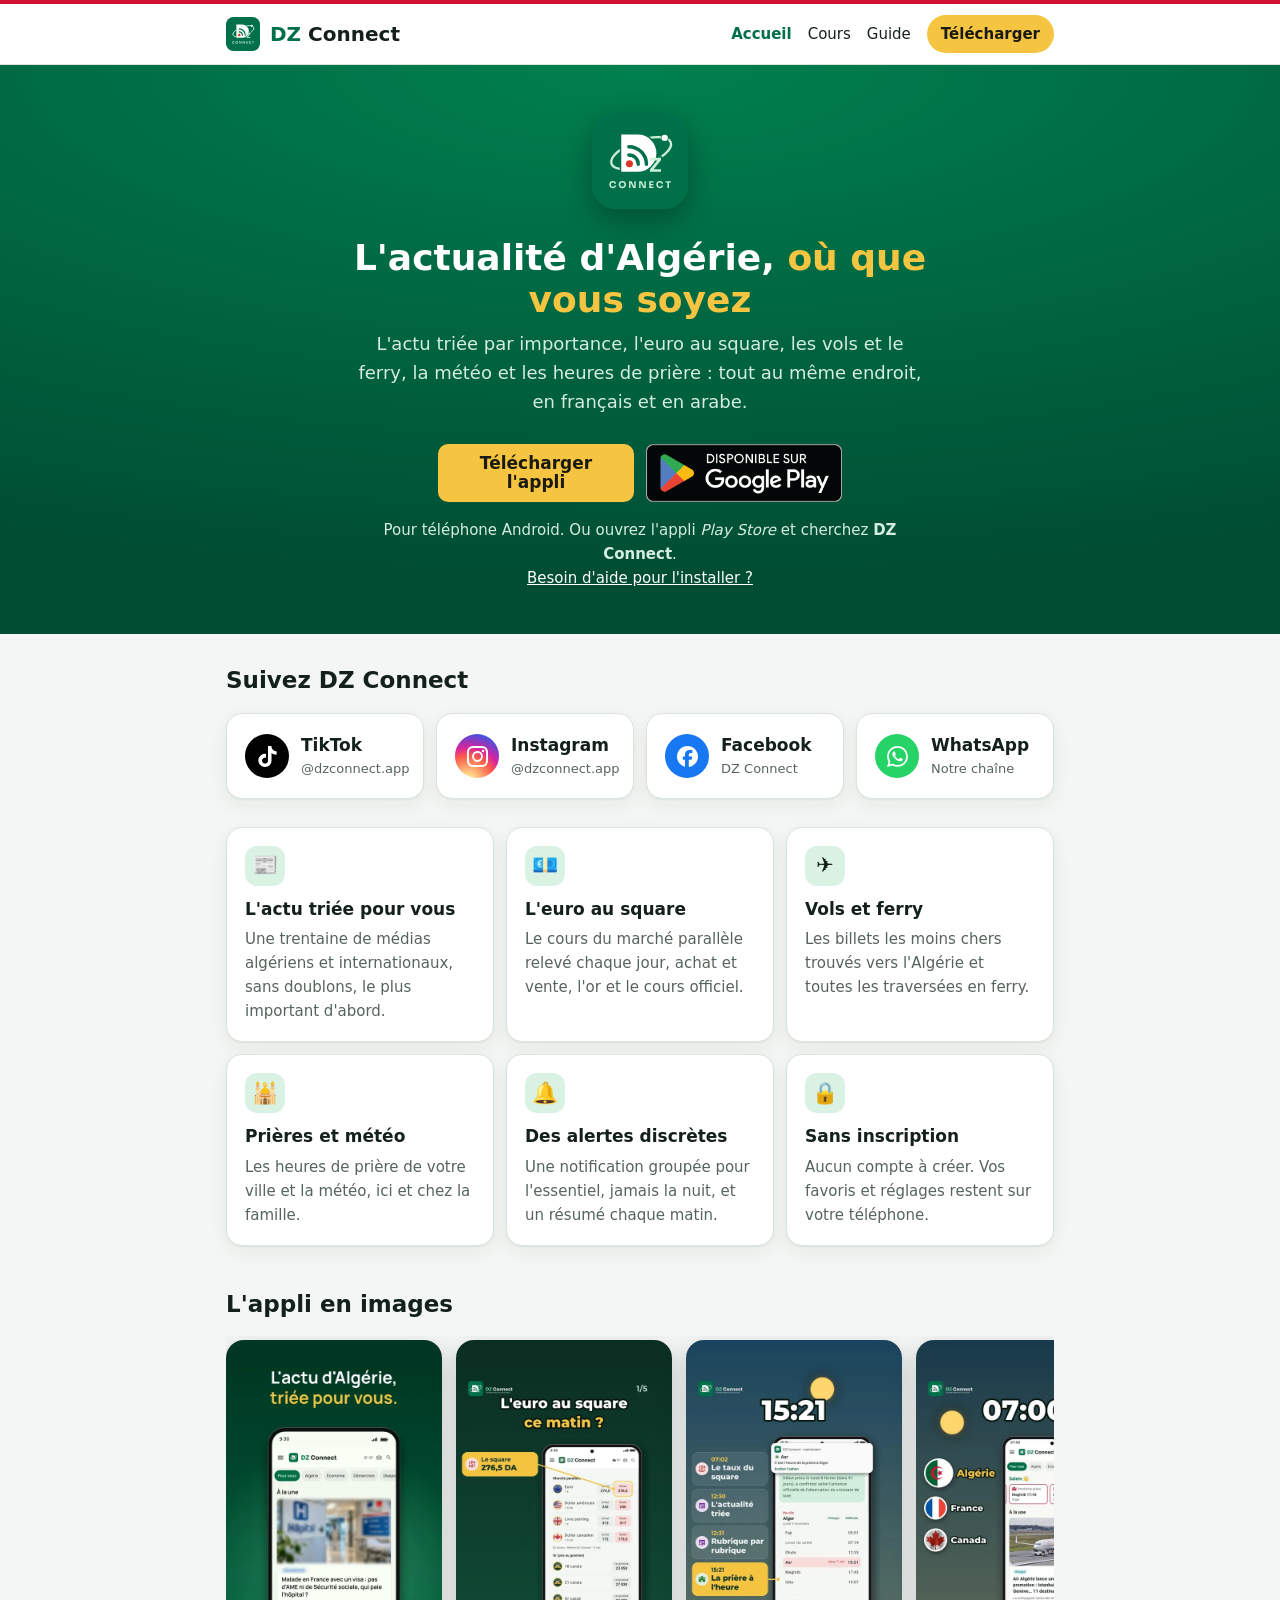
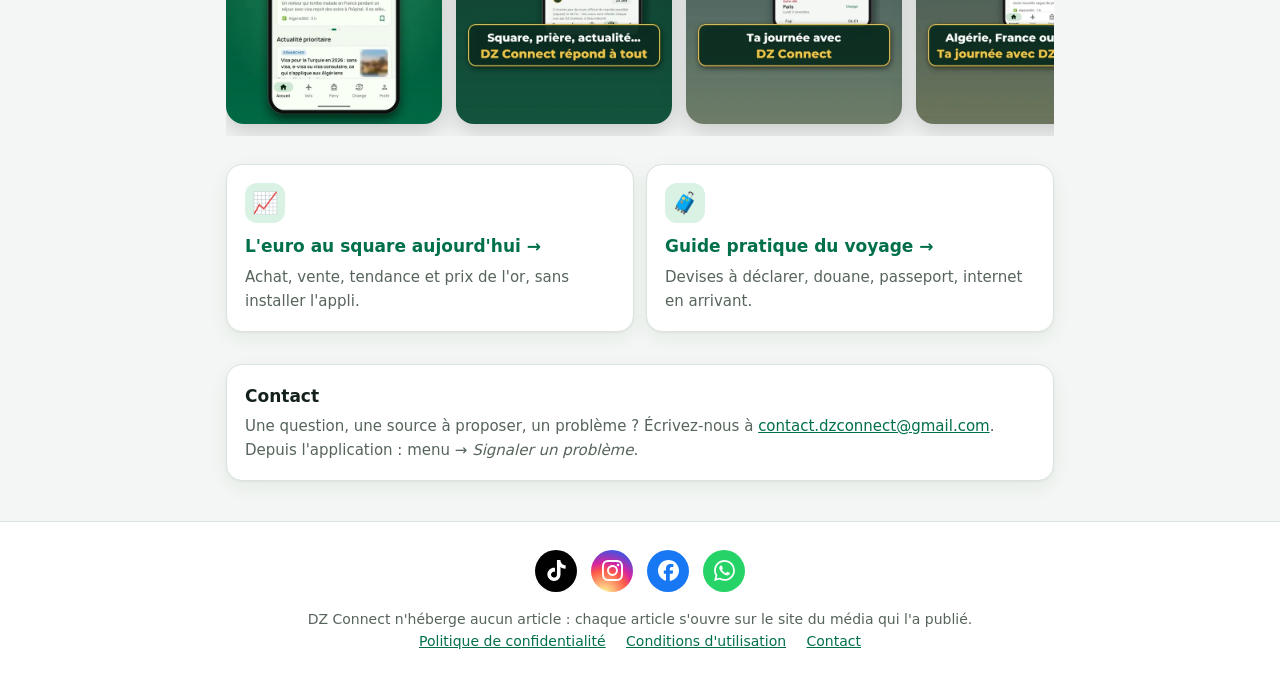
<file: index.html>
<!doctype html>
<html lang="fr">
<head>
  <meta charset="utf-8">
  <meta name="viewport" content="width=device-width, initial-scale=1">
  <title>DZ Connect</title>
  <meta name="description" content="DZ Connect : l'actualité de l'Algérie triée par importance, l'euro au square, les vols, le ferry, la météo et les heures de prière, en français et en arabe. Application Android gratuite.">
  <meta name="theme-color" content="#00704A">
  <link rel="icon" href="icone.svg" type="image/svg+xml">
  <link rel="stylesheet" href="style.css">
  <script src="site.js"></script>
</head>
<body>
  <header>
    <div class="wrap">
      <img src="icone.svg" alt="">
      <a class="name" href="./"><span>DZ</span> Connect</a>
      <nav>
        <a href="./" aria-current="page">Accueil</a>
        <a href="cours.html">Cours</a>
        <a href="guide.html">Guide</a>
        <a class="nav-dl" href="telecharger.html?src=site">Télécharger</a>
      </nav>
    </div>
  </header>

  <section class="hero">
    <img class="logo" src="icone.svg" alt="Logo DZ Connect">
    <h1>L'actualité d'Algérie, <em>où que vous soyez</em></h1>
    <p>L'actu triée par importance, l'euro au square, les vols et le ferry, la météo et les heures de prière : tout au même endroit, en français et en arabe.</p>
    <!-- Bouton et badge Google Play : sur Android, ils ouvrent directement l'appli Play Store (site.js). -->
    <div class="store-row">
      <a class="button" data-play data-src="site" href="https://play.google.com/store/apps/details?id=com.dzconnect.app&amp;referrer=utm_source%3Dsite%26utm_medium%3Dweb">Télécharger l'appli</a>
      <a class="store" data-play data-src="site" href="https://play.google.com/store/apps/details?id=com.dzconnect.app&amp;referrer=utm_source%3Dsite%26utm_medium%3Dweb">
        <img src="img/badge-google-play.png" alt="Disponible sur Google Play" width="196" height="58">
      </a>
    </div>
    <p class="lead-dl">Pour téléphone Android. Ou ouvrez l'appli <em>Play Store</em> et cherchez <strong>DZ Connect</strong>.<br>
      <a href="telecharger.html?src=site">Besoin d'aide pour l'installer ?</a></p>
  </section>

  <main class="wrap">
    <h2 class="section first">Suivez DZ Connect</h2>
    <div class="follow">
      <a class="card" href="https://www.tiktok.com/@dzconnect.app"><span class="pill net-tiktok"><svg><use href="img/reseaux.svg#tiktok"/></svg></span><span>TikTok<small>@dzconnect.app</small></span></a>
      <a class="card" href="https://www.instagram.com/dzconnect.app/"><span class="pill net-instagram"><svg><use href="img/reseaux.svg#instagram"/></svg></span><span>Instagram<small>@dzconnect.app</small></span></a>
      <a class="card" href="https://www.facebook.com/profile.php?id=61595925599903"><span class="pill net-facebook"><svg><use href="img/reseaux.svg#facebook"/></svg></span><span>Facebook<small>DZ Connect</small></span></a>
      <a class="card" href="https://whatsapp.com/channel/0029VbDgWKNFCCoMbUskVl0R"><span class="pill net-whatsapp"><svg><use href="img/reseaux.svg#whatsapp"/></svg></span><span>WhatsApp<small>Notre chaîne</small></span></a>
    </div>

    <section class="cards">
      <div class="card"><div class="ico">📰</div><h2>L'actu triée pour vous</h2>
        <p>Une trentaine de médias algériens et internationaux, sans doublons, le plus important d'abord.</p></div>
      <div class="card"><div class="ico">💶</div><h2>L'euro au square</h2>
        <p>Le cours du marché parallèle relevé chaque jour, achat et vente, l'or et le cours officiel.</p></div>
      <div class="card"><div class="ico">✈️</div><h2>Vols et ferry</h2>
        <p>Les billets les moins chers trouvés vers l'Algérie et toutes les traversées en ferry.</p></div>
      <div class="card"><div class="ico">🕌</div><h2>Prières et météo</h2>
        <p>Les heures de prière de votre ville et la météo, ici et chez la famille.</p></div>
      <div class="card"><div class="ico">🔔</div><h2>Des alertes discrètes</h2>
        <p>Une notification groupée pour l'essentiel, jamais la nuit, et un résumé chaque matin.</p></div>
      <div class="card"><div class="ico">🔒</div><h2>Sans inscription</h2>
        <p>Aucun compte à créer. Vos favoris et réglages restent sur votre téléphone.</p></div>
    </section>

    <h2 class="section">L'appli en images</h2>
    <div class="gallery" aria-label="Aperçus de l'application">
      <img src="img/promo-actu.webp" alt="L'actu d'Algérie, triée pour vous" loading="lazy" width="216" height="384">
      <img src="img/promo-square.webp" alt="L'euro au square ce matin : 276,5 DA" loading="lazy" width="216" height="384">
      <img src="img/promo-journee.webp" alt="Ta journée avec DZ Connect : square, actualité, prière" loading="lazy" width="216" height="384">
      <img src="img/promo-monde.webp" alt="En Algérie, en France ou au Canada" loading="lazy" width="216" height="384">
      <img src="img/promo-reponses.webp" alt="Square, prière, actualité : DZ Connect répond à tout" loading="lazy" width="216" height="384">
      <img src="img/promo-euro.webp" alt="Combien vaut l'euro au square ?" loading="lazy" width="216" height="384">
    </div>

    <div class="links-row">
      <a class="card" href="cours.html"><div class="ico">📈</div><h2>L'euro au square aujourd'hui →</h2>
        <p>Achat, vente, tendance et prix de l'or, sans installer l'appli.</p></a>
      <a class="card" href="guide.html"><div class="ico">🧳</div><h2>Guide pratique du voyage →</h2>
        <p>Devises à déclarer, douane, passeport, internet en arrivant.</p></a>
    </div>


    <section id="contact" class="card" style="margin-top: 32px">
      <h2>Contact</h2>
      <p>Une question, une source à proposer, un problème ? Écrivez-nous à
        <a href="mailto:contact.dzconnect@gmail.com">contact.dzconnect@gmail.com</a>.
        Depuis l'application : menu → <em>Signaler un problème</em>.</p>
    </section>
  </main>

  <footer>
    <div class="wrap">
      <div class="social">
        <a class="net-tiktok" href="https://www.tiktok.com/@dzconnect.app" aria-label="TikTok"><svg><use href="img/reseaux.svg#tiktok"/></svg></a>
        <a class="net-instagram" href="https://www.instagram.com/dzconnect.app/" aria-label="Instagram"><svg><use href="img/reseaux.svg#instagram"/></svg></a>
        <a class="net-facebook" href="https://www.facebook.com/profile.php?id=61595925599903" aria-label="Facebook"><svg><use href="img/reseaux.svg#facebook"/></svg></a>
        <a class="net-whatsapp" href="https://whatsapp.com/channel/0029VbDgWKNFCCoMbUskVl0R" aria-label="Chaîne WhatsApp"><svg><use href="img/reseaux.svg#whatsapp"/></svg></a>
      </div>
      DZ Connect n'héberge aucun article : chaque article s'ouvre sur le site du média qui l'a publié.<br>
      <a href="confidentialite.html">Politique de confidentialité</a>
      <a href="conditions.html">Conditions d'utilisation</a>
      <a href="#contact">Contact</a>
    </div>
  </footer>
</body>
</html>
</file>
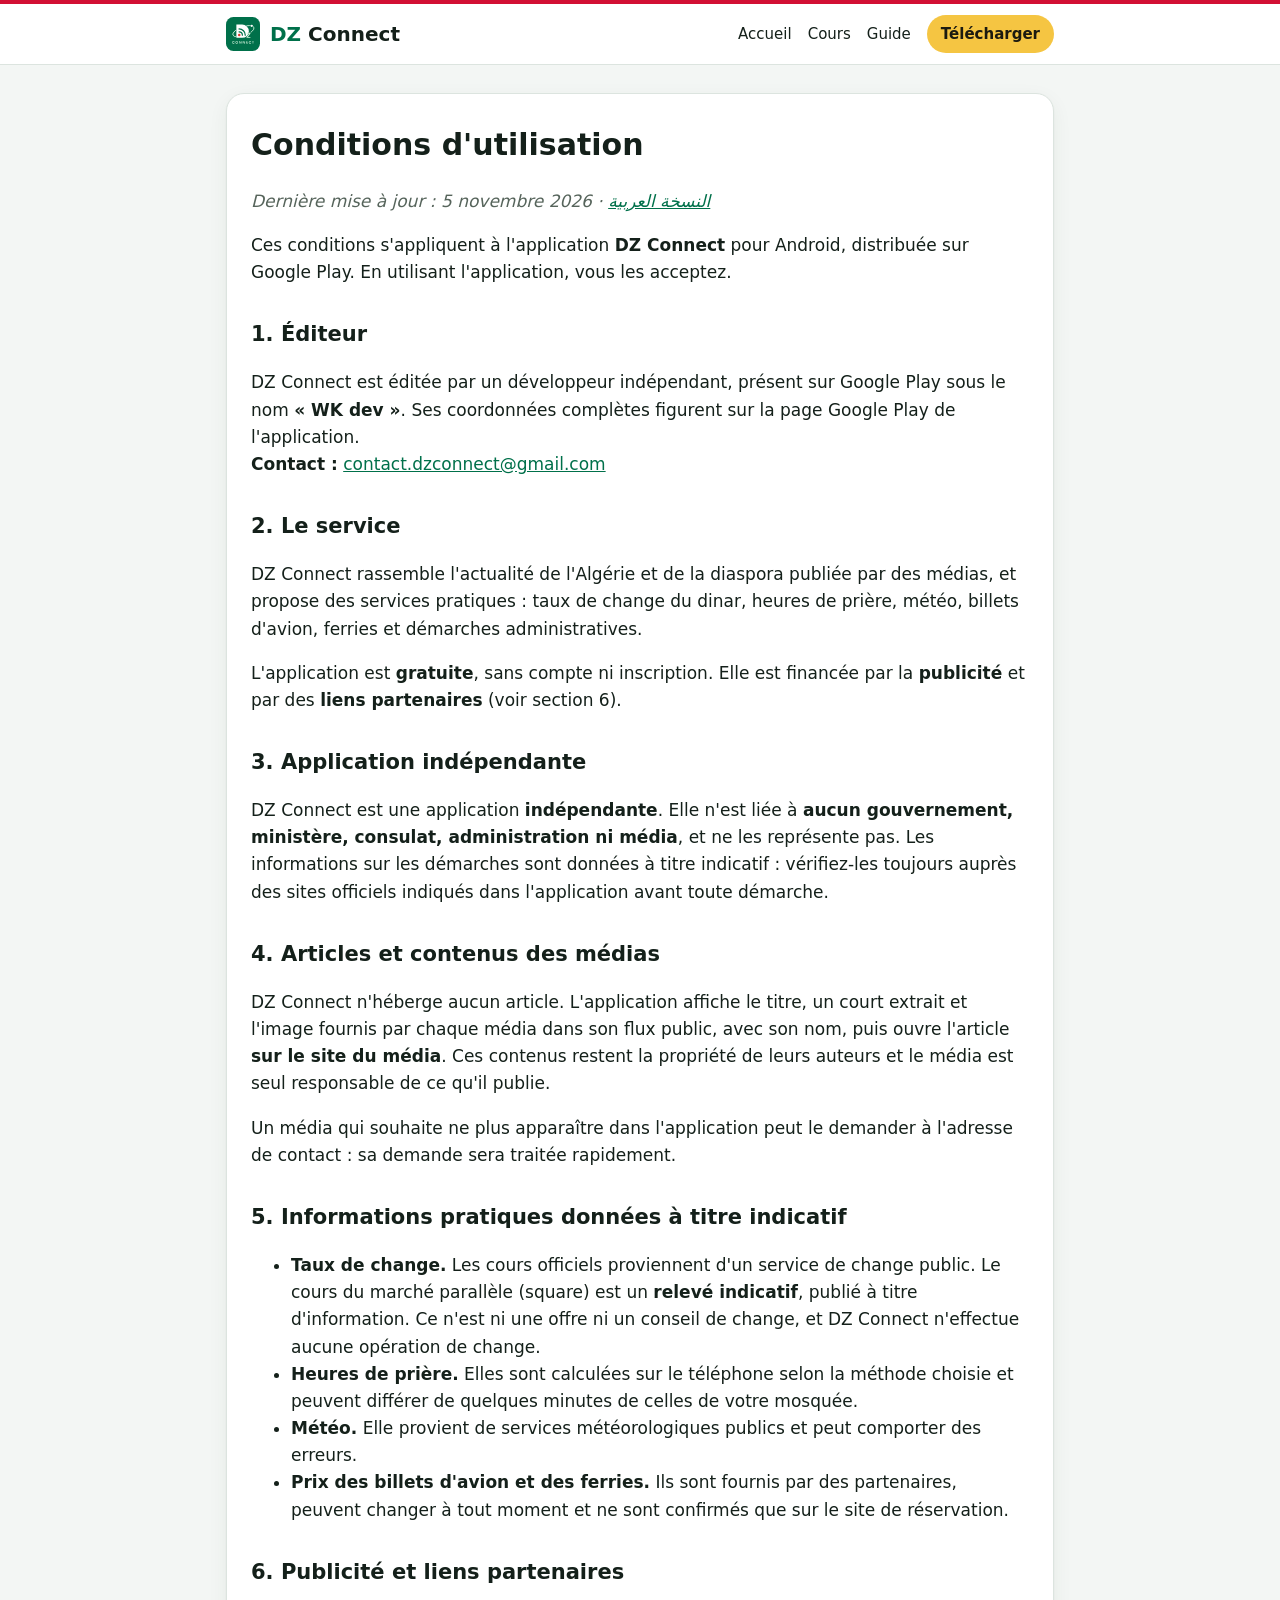
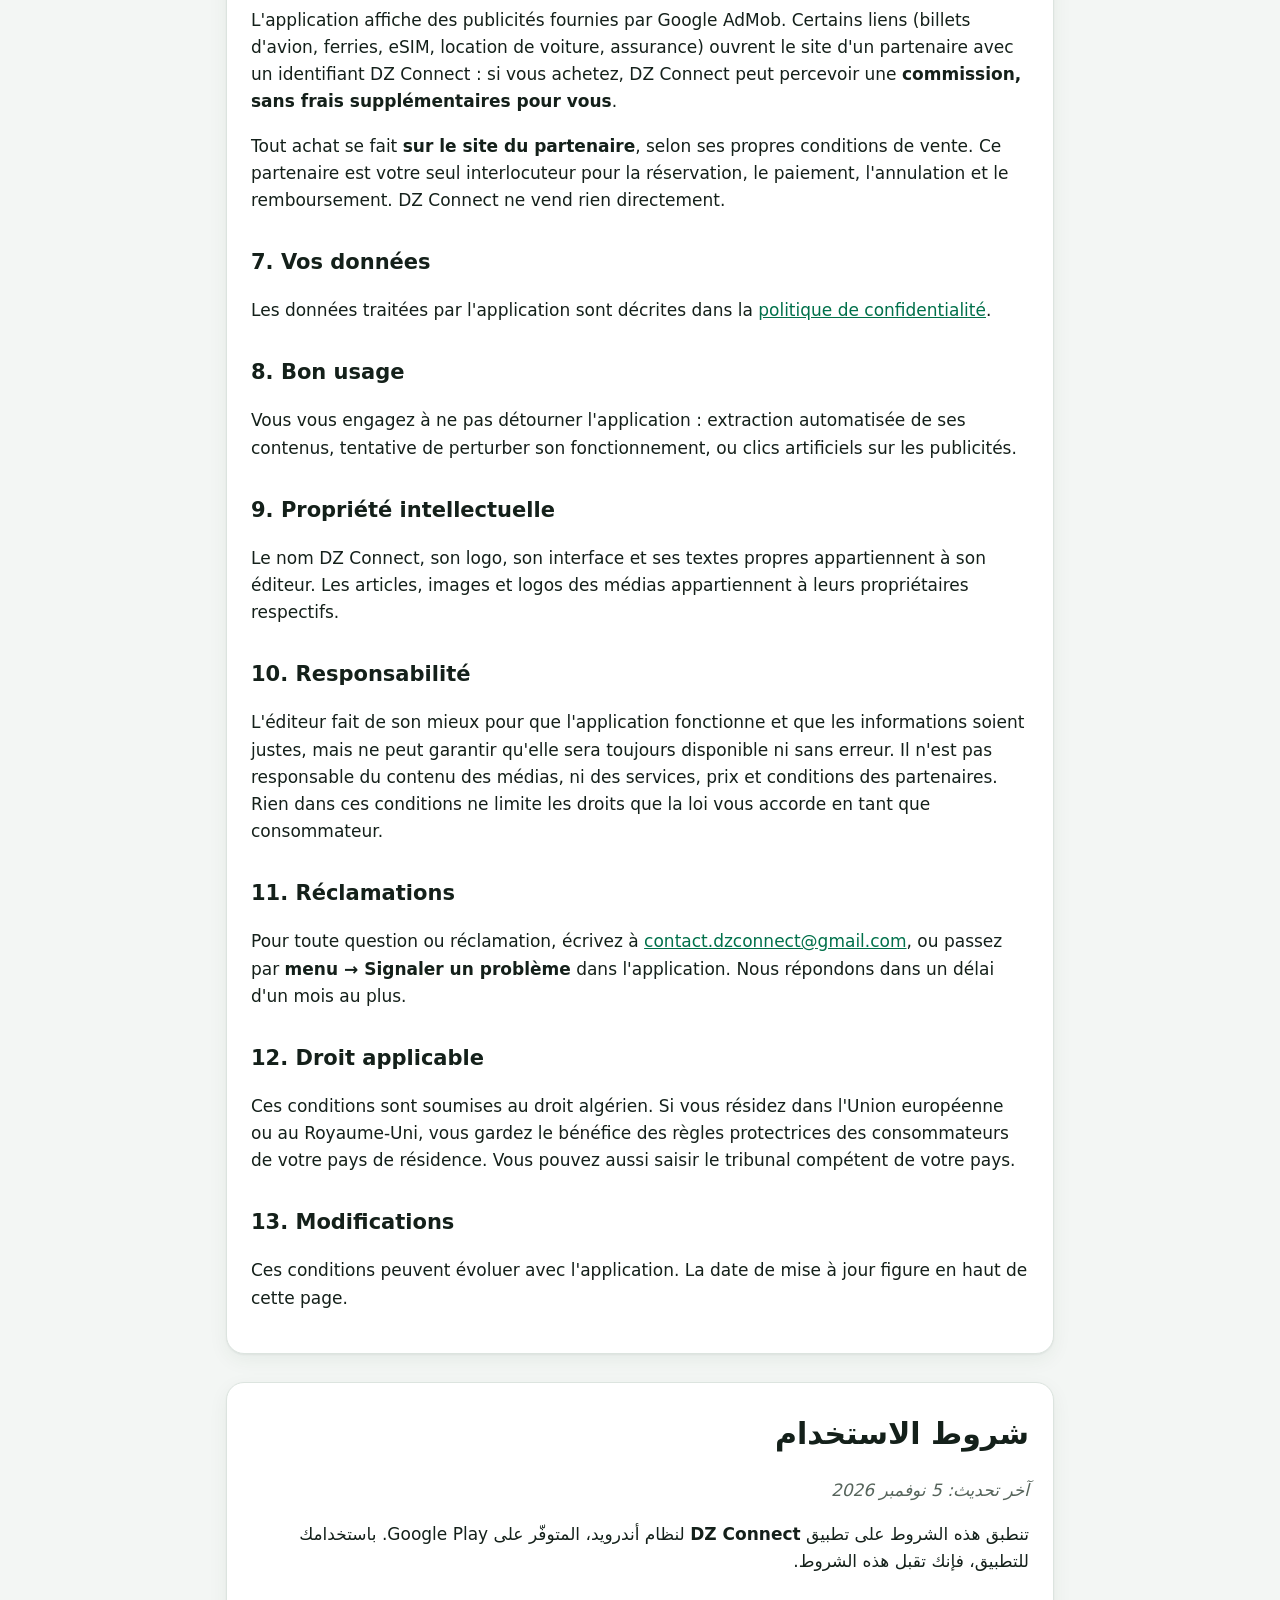
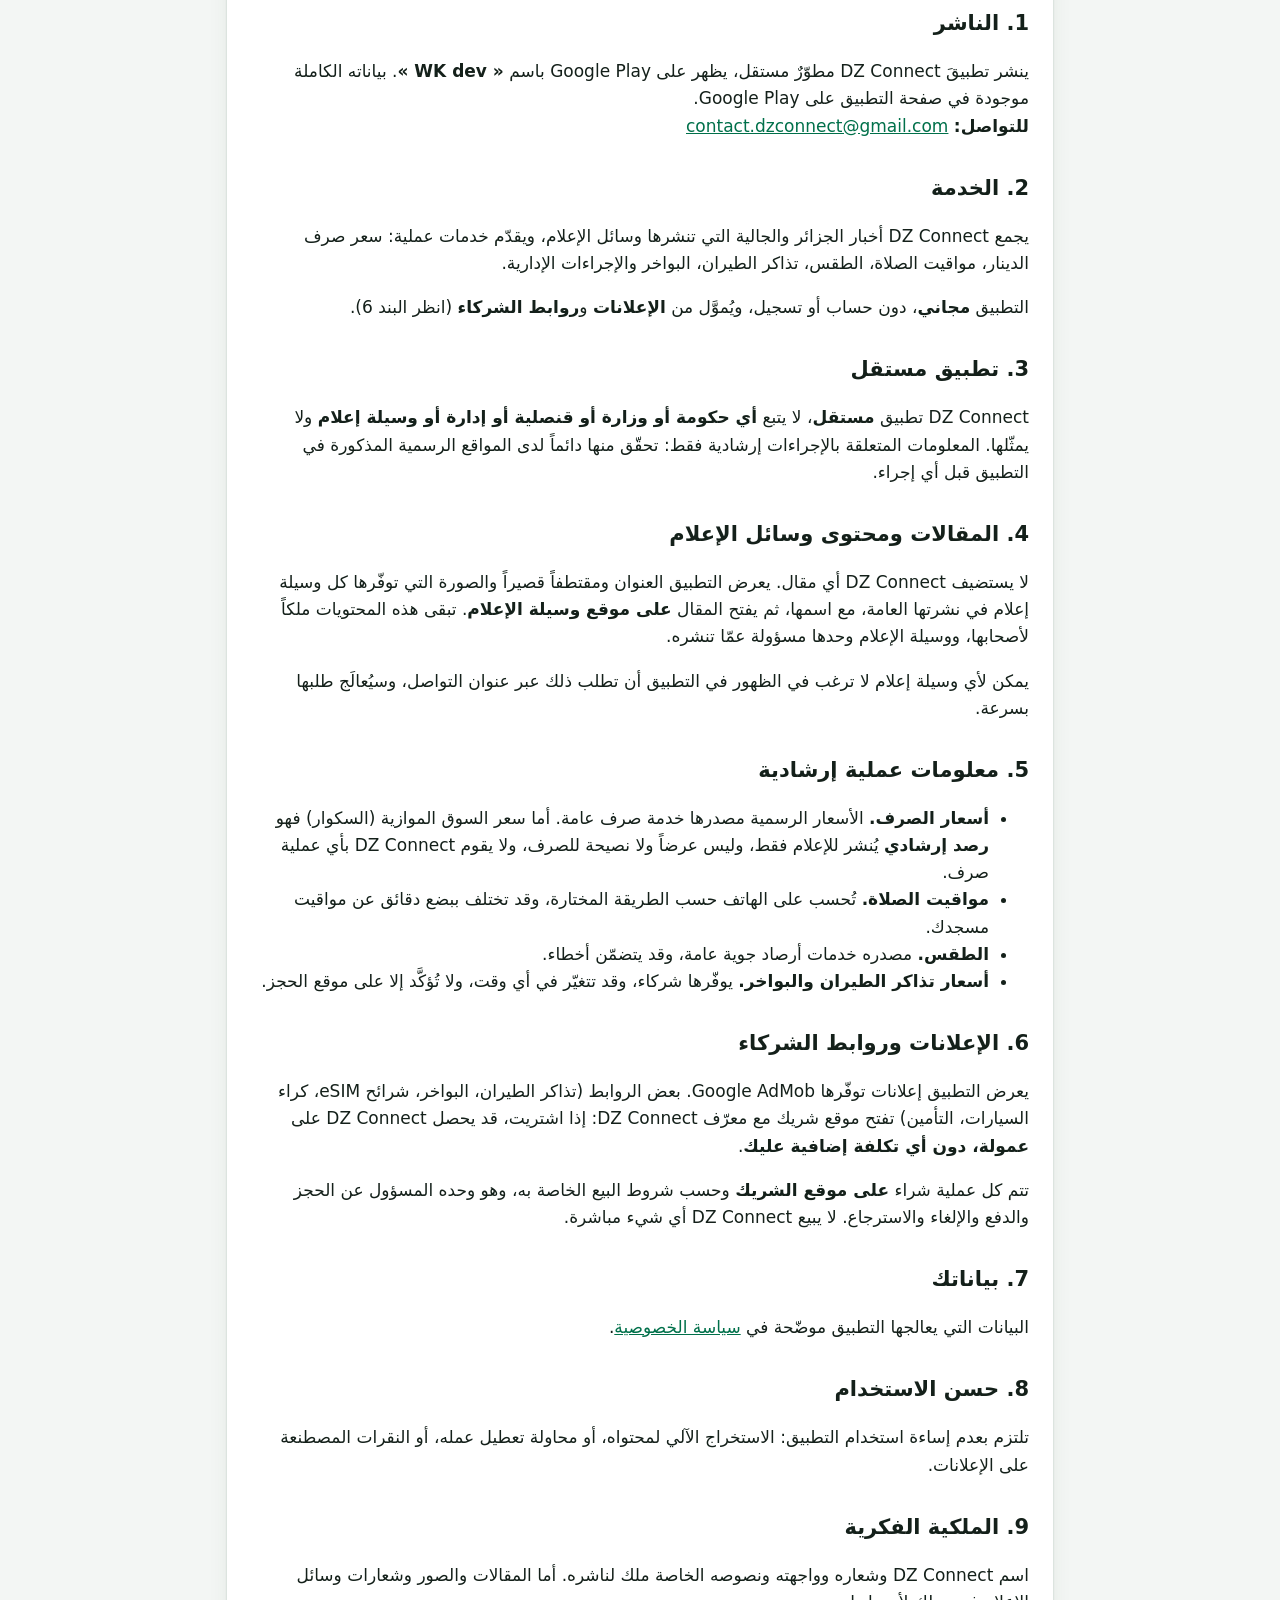
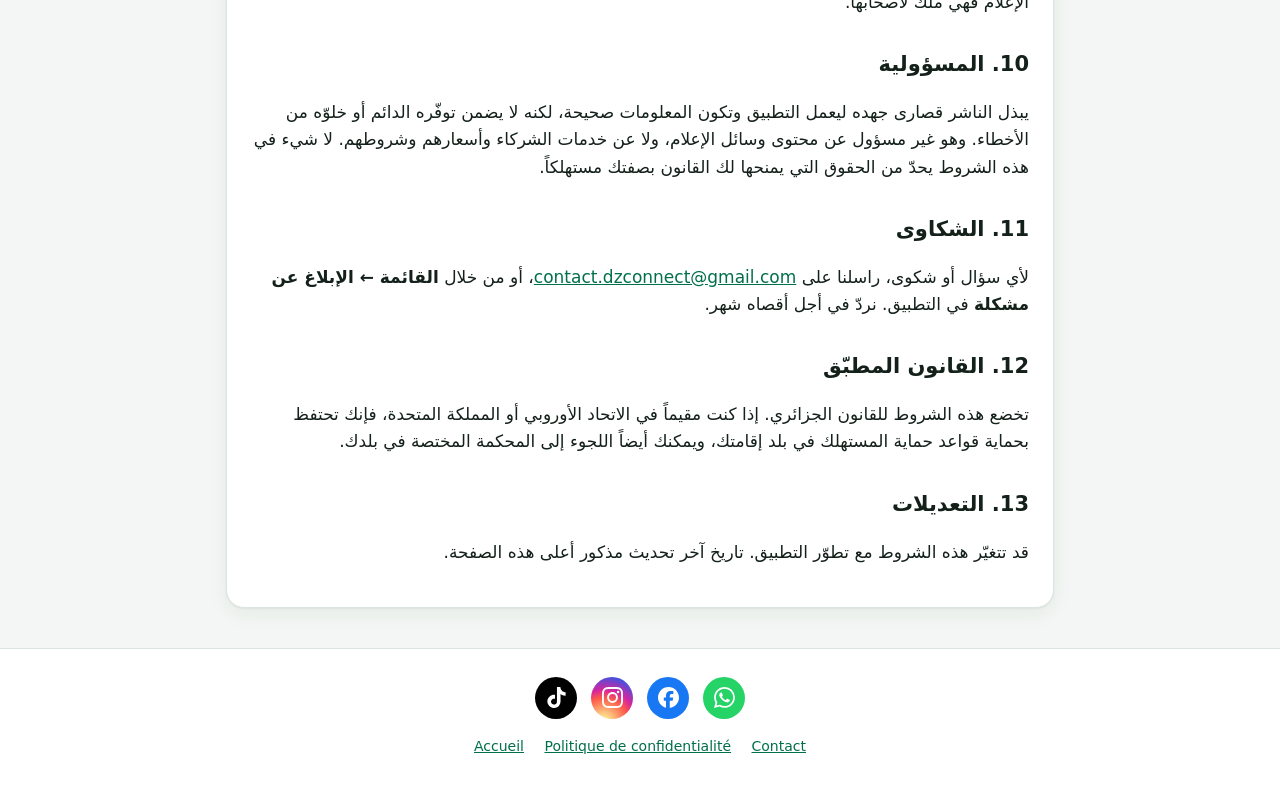
<file: conditions.html>
<!doctype html>
<html lang="fr">
<head>
  <meta charset="utf-8">
  <meta name="viewport" content="width=device-width, initial-scale=1">
  <title>Conditions d'utilisation DZ Connect</title>
  <meta name="description" content="Conditions d'utilisation de l'application DZ Connect.">
  <link rel="icon" href="icone.svg" type="image/svg+xml">
  <link rel="stylesheet" href="style.css">
</head>
<body>
  <header>
    <div class="wrap">
      <img src="icone.svg" alt="">
      <a class="name" href="./"><span>DZ</span> Connect</a>
      <nav>
        <a href="./">Accueil</a>
        <a href="cours.html">Cours</a>
        <a href="guide.html">Guide</a>
        <a class="nav-dl" href="telecharger.html?src=site">Télécharger</a>
      </nav>
    </div>
  </header>

  <main class="wrap">
    <article>
      <h1>Conditions d'utilisation</h1>
      <p class="updated">Dernière mise à jour : 5 novembre 2026 · <a href="#ar" lang="ar">النسخة العربية</a></p>

      <p>Ces conditions s'appliquent à l'application <strong>DZ Connect</strong> pour Android, distribuée sur Google Play. En utilisant l'application, vous les acceptez.</p>

      <h2>1. Éditeur</h2>
      <p>DZ Connect est éditée par un développeur indépendant, présent sur Google Play sous le nom <strong>« WK dev »</strong>. Ses coordonnées complètes figurent sur la page Google Play de l'application.<br>
      <strong>Contact :</strong> <a href="mailto:contact.dzconnect@gmail.com">contact.dzconnect@gmail.com</a></p>

      <h2>2. Le service</h2>
      <p>DZ Connect rassemble l'actualité de l'Algérie et de la diaspora publiée par des médias, et propose des services pratiques : taux de change du dinar, heures de prière, météo, billets d'avion, ferries et démarches administratives.</p>
      <p>L'application est <strong>gratuite</strong>, sans compte ni inscription. Elle est financée par la <strong>publicité</strong> et par des <strong>liens partenaires</strong> (voir section 6).</p>

      <h2>3. Application indépendante</h2>
      <p>DZ Connect est une application <strong>indépendante</strong>. Elle n'est liée à <strong>aucun gouvernement, ministère, consulat, administration ni média</strong>, et ne les représente pas. Les informations sur les démarches sont données à titre indicatif : vérifiez-les toujours auprès des sites officiels indiqués dans l'application avant toute démarche.</p>

      <h2>4. Articles et contenus des médias</h2>
      <p>DZ Connect n'héberge aucun article. L'application affiche le titre, un court extrait et l'image fournis par chaque média dans son flux public, avec son nom, puis ouvre l'article <strong>sur le site du média</strong>. Ces contenus restent la propriété de leurs auteurs et le média est seul responsable de ce qu'il publie.</p>
      <p>Un média qui souhaite ne plus apparaître dans l'application peut le demander à l'adresse de contact : sa demande sera traitée rapidement.</p>

      <h2>5. Informations pratiques données à titre indicatif</h2>
      <ul>
        <li><strong>Taux de change.</strong> Les cours officiels proviennent d'un service de change public. Le cours du marché parallèle (square) est un <strong>relevé indicatif</strong>, publié à titre d'information. Ce n'est ni une offre ni un conseil de change, et DZ Connect n'effectue aucune opération de change.</li>
        <li><strong>Heures de prière.</strong> Elles sont calculées sur le téléphone selon la méthode choisie et peuvent différer de quelques minutes de celles de votre mosquée.</li>
        <li><strong>Météo.</strong> Elle provient de services météorologiques publics et peut comporter des erreurs.</li>
        <li><strong>Prix des billets d'avion et des ferries.</strong> Ils sont fournis par des partenaires, peuvent changer à tout moment et ne sont confirmés que sur le site de réservation.</li>
      </ul>

      <h2>6. Publicité et liens partenaires</h2>
      <p>L'application affiche des publicités fournies par Google AdMob. Certains liens (billets d'avion, ferries, eSIM, location de voiture, assurance) ouvrent le site d'un partenaire avec un identifiant DZ Connect : si vous achetez, DZ Connect peut percevoir une <strong>commission, sans frais supplémentaires pour vous</strong>.</p>
      <p>Tout achat se fait <strong>sur le site du partenaire</strong>, selon ses propres conditions de vente. Ce partenaire est votre seul interlocuteur pour la réservation, le paiement, l'annulation et le remboursement. DZ Connect ne vend rien directement.</p>

      <h2>7. Vos données</h2>
      <p>Les données traitées par l'application sont décrites dans la <a href="confidentialite.html">politique de confidentialité</a>.</p>

      <h2>8. Bon usage</h2>
      <p>Vous vous engagez à ne pas détourner l'application : extraction automatisée de ses contenus, tentative de perturber son fonctionnement, ou clics artificiels sur les publicités.</p>

      <h2>9. Propriété intellectuelle</h2>
      <p>Le nom DZ Connect, son logo, son interface et ses textes propres appartiennent à son éditeur. Les articles, images et logos des médias appartiennent à leurs propriétaires respectifs.</p>

      <h2>10. Responsabilité</h2>
      <p>L'éditeur fait de son mieux pour que l'application fonctionne et que les informations soient justes, mais ne peut garantir qu'elle sera toujours disponible ni sans erreur. Il n'est pas responsable du contenu des médias, ni des services, prix et conditions des partenaires. Rien dans ces conditions ne limite les droits que la loi vous accorde en tant que consommateur.</p>

      <h2>11. Réclamations</h2>
      <p>Pour toute question ou réclamation, écrivez à <a href="mailto:contact.dzconnect@gmail.com">contact.dzconnect@gmail.com</a>, ou passez par <strong>menu → Signaler un problème</strong> dans l'application. Nous répondons dans un délai d'un mois au plus.</p>

      <h2>12. Droit applicable</h2>
      <p>Ces conditions sont soumises au droit algérien. Si vous résidez dans l'Union européenne ou au Royaume-Uni, vous gardez le bénéfice des règles protectrices des consommateurs de votre pays de résidence. Vous pouvez aussi saisir le tribunal compétent de votre pays.</p>

      <h2>13. Modifications</h2>
      <p>Ces conditions peuvent évoluer avec l'application. La date de mise à jour figure en haut de cette page.</p>
    </article>

    <article id="ar" lang="ar" dir="rtl">
      <h1>شروط الاستخدام</h1>
      <p class="updated">آخر تحديث: 5 نوفمبر 2026</p>

      <p>تنطبق هذه الشروط على تطبيق <strong>DZ Connect</strong> لنظام أندرويد، المتوفّر على Google Play. باستخدامك للتطبيق، فإنك تقبل هذه الشروط.</p>

      <h2>1. الناشر</h2>
      <p>ينشر تطبيقَ DZ Connect مطوّرٌ مستقل، يظهر على Google Play باسم <strong>« WK dev »</strong>. بياناته الكاملة موجودة في صفحة التطبيق على Google Play.<br>
      <strong>للتواصل:</strong> <a href="mailto:contact.dzconnect@gmail.com">contact.dzconnect@gmail.com</a></p>

      <h2>2. الخدمة</h2>
      <p>يجمع DZ Connect أخبار الجزائر والجالية التي تنشرها وسائل الإعلام، ويقدّم خدمات عملية: سعر صرف الدينار، مواقيت الصلاة، الطقس، تذاكر الطيران، البواخر والإجراءات الإدارية.</p>
      <p>التطبيق <strong>مجاني</strong>، دون حساب أو تسجيل، ويُموَّل من <strong>الإعلانات</strong> و<strong>روابط الشركاء</strong> (انظر البند 6).</p>

      <h2>3. تطبيق مستقل</h2>
      <p>DZ Connect تطبيق <strong>مستقل</strong>، لا يتبع <strong>أي حكومة أو وزارة أو قنصلية أو إدارة أو وسيلة إعلام</strong> ولا يمثّلها. المعلومات المتعلقة بالإجراءات إرشادية فقط: تحقّق منها دائماً لدى المواقع الرسمية المذكورة في التطبيق قبل أي إجراء.</p>

      <h2>4. المقالات ومحتوى وسائل الإعلام</h2>
      <p>لا يستضيف DZ Connect أي مقال. يعرض التطبيق العنوان ومقتطفاً قصيراً والصورة التي توفّرها كل وسيلة إعلام في نشرتها العامة، مع اسمها، ثم يفتح المقال <strong>على موقع وسيلة الإعلام</strong>. تبقى هذه المحتويات ملكاً لأصحابها، ووسيلة الإعلام وحدها مسؤولة عمّا تنشره.</p>
      <p>يمكن لأي وسيلة إعلام لا ترغب في الظهور في التطبيق أن تطلب ذلك عبر عنوان التواصل، وسيُعالَج طلبها بسرعة.</p>

      <h2>5. معلومات عملية إرشادية</h2>
      <ul>
        <li><strong>أسعار الصرف.</strong> الأسعار الرسمية مصدرها خدمة صرف عامة. أما سعر السوق الموازية (السكوار) فهو <strong>رصد إرشادي</strong> يُنشر للإعلام فقط، وليس عرضاً ولا نصيحة للصرف، ولا يقوم DZ Connect بأي عملية صرف.</li>
        <li><strong>مواقيت الصلاة.</strong> تُحسب على الهاتف حسب الطريقة المختارة، وقد تختلف ببضع دقائق عن مواقيت مسجدك.</li>
        <li><strong>الطقس.</strong> مصدره خدمات أرصاد جوية عامة، وقد يتضمّن أخطاء.</li>
        <li><strong>أسعار تذاكر الطيران والبواخر.</strong> يوفّرها شركاء، وقد تتغيّر في أي وقت، ولا تُؤكَّد إلا على موقع الحجز.</li>
      </ul>

      <h2>6. الإعلانات وروابط الشركاء</h2>
      <p>يعرض التطبيق إعلانات توفّرها Google AdMob. بعض الروابط (تذاكر الطيران، البواخر، شرائح eSIM، كراء السيارات، التأمين) تفتح موقع شريك مع معرّف DZ Connect: إذا اشتريت، قد يحصل DZ Connect على <strong>عمولة، دون أي تكلفة إضافية عليك</strong>.</p>
      <p>تتم كل عملية شراء <strong>على موقع الشريك</strong> وحسب شروط البيع الخاصة به، وهو وحده المسؤول عن الحجز والدفع والإلغاء والاسترجاع. لا يبيع DZ Connect أي شيء مباشرة.</p>

      <h2>7. بياناتك</h2>
      <p>البيانات التي يعالجها التطبيق موضّحة في <a href="confidentialite.html">سياسة الخصوصية</a>.</p>

      <h2>8. حسن الاستخدام</h2>
      <p>تلتزم بعدم إساءة استخدام التطبيق: الاستخراج الآلي لمحتواه، أو محاولة تعطيل عمله، أو النقرات المصطنعة على الإعلانات.</p>

      <h2>9. الملكية الفكرية</h2>
      <p>اسم DZ Connect وشعاره وواجهته ونصوصه الخاصة ملك لناشره. أما المقالات والصور وشعارات وسائل الإعلام فهي ملك لأصحابها.</p>

      <h2>10. المسؤولية</h2>
      <p>يبذل الناشر قصارى جهده ليعمل التطبيق وتكون المعلومات صحيحة، لكنه لا يضمن توفّره الدائم أو خلوّه من الأخطاء. وهو غير مسؤول عن محتوى وسائل الإعلام، ولا عن خدمات الشركاء وأسعارهم وشروطهم. لا شيء في هذه الشروط يحدّ من الحقوق التي يمنحها لك القانون بصفتك مستهلكاً.</p>

      <h2>11. الشكاوى</h2>
      <p>لأي سؤال أو شكوى، راسلنا على <a href="mailto:contact.dzconnect@gmail.com">contact.dzconnect@gmail.com</a>، أو من خلال <strong>القائمة ← الإبلاغ عن مشكلة</strong> في التطبيق. نردّ في أجل أقصاه شهر.</p>

      <h2>12. القانون المطبّق</h2>
      <p>تخضع هذه الشروط للقانون الجزائري. إذا كنت مقيماً في الاتحاد الأوروبي أو المملكة المتحدة، فإنك تحتفظ بحماية قواعد حماية المستهلك في بلد إقامتك، ويمكنك أيضاً اللجوء إلى المحكمة المختصة في بلدك.</p>

      <h2>13. التعديلات</h2>
      <p>قد تتغيّر هذه الشروط مع تطوّر التطبيق. تاريخ آخر تحديث مذكور أعلى هذه الصفحة.</p>
    </article>
  </main>

  <footer>
    <div class="wrap">
      <div class="social">
        <a class="net-tiktok" href="https://www.tiktok.com/@dzconnect.app" aria-label="TikTok"><svg><use href="img/reseaux.svg#tiktok"/></svg></a>
        <a class="net-instagram" href="https://www.instagram.com/dzconnect.app/" aria-label="Instagram"><svg><use href="img/reseaux.svg#instagram"/></svg></a>
        <a class="net-facebook" href="https://www.facebook.com/profile.php?id=61595925599903" aria-label="Facebook"><svg><use href="img/reseaux.svg#facebook"/></svg></a>
        <a class="net-whatsapp" href="https://whatsapp.com/channel/0029VbDgWKNFCCoMbUskVl0R" aria-label="Chaîne WhatsApp"><svg><use href="img/reseaux.svg#whatsapp"/></svg></a>
      </div>
      <a href="./">Accueil</a>
      <a href="confidentialite.html">Politique de confidentialité</a>
      <a href="./#contact">Contact</a>
    </div>
  </footer>
</body>
</html>
</file>
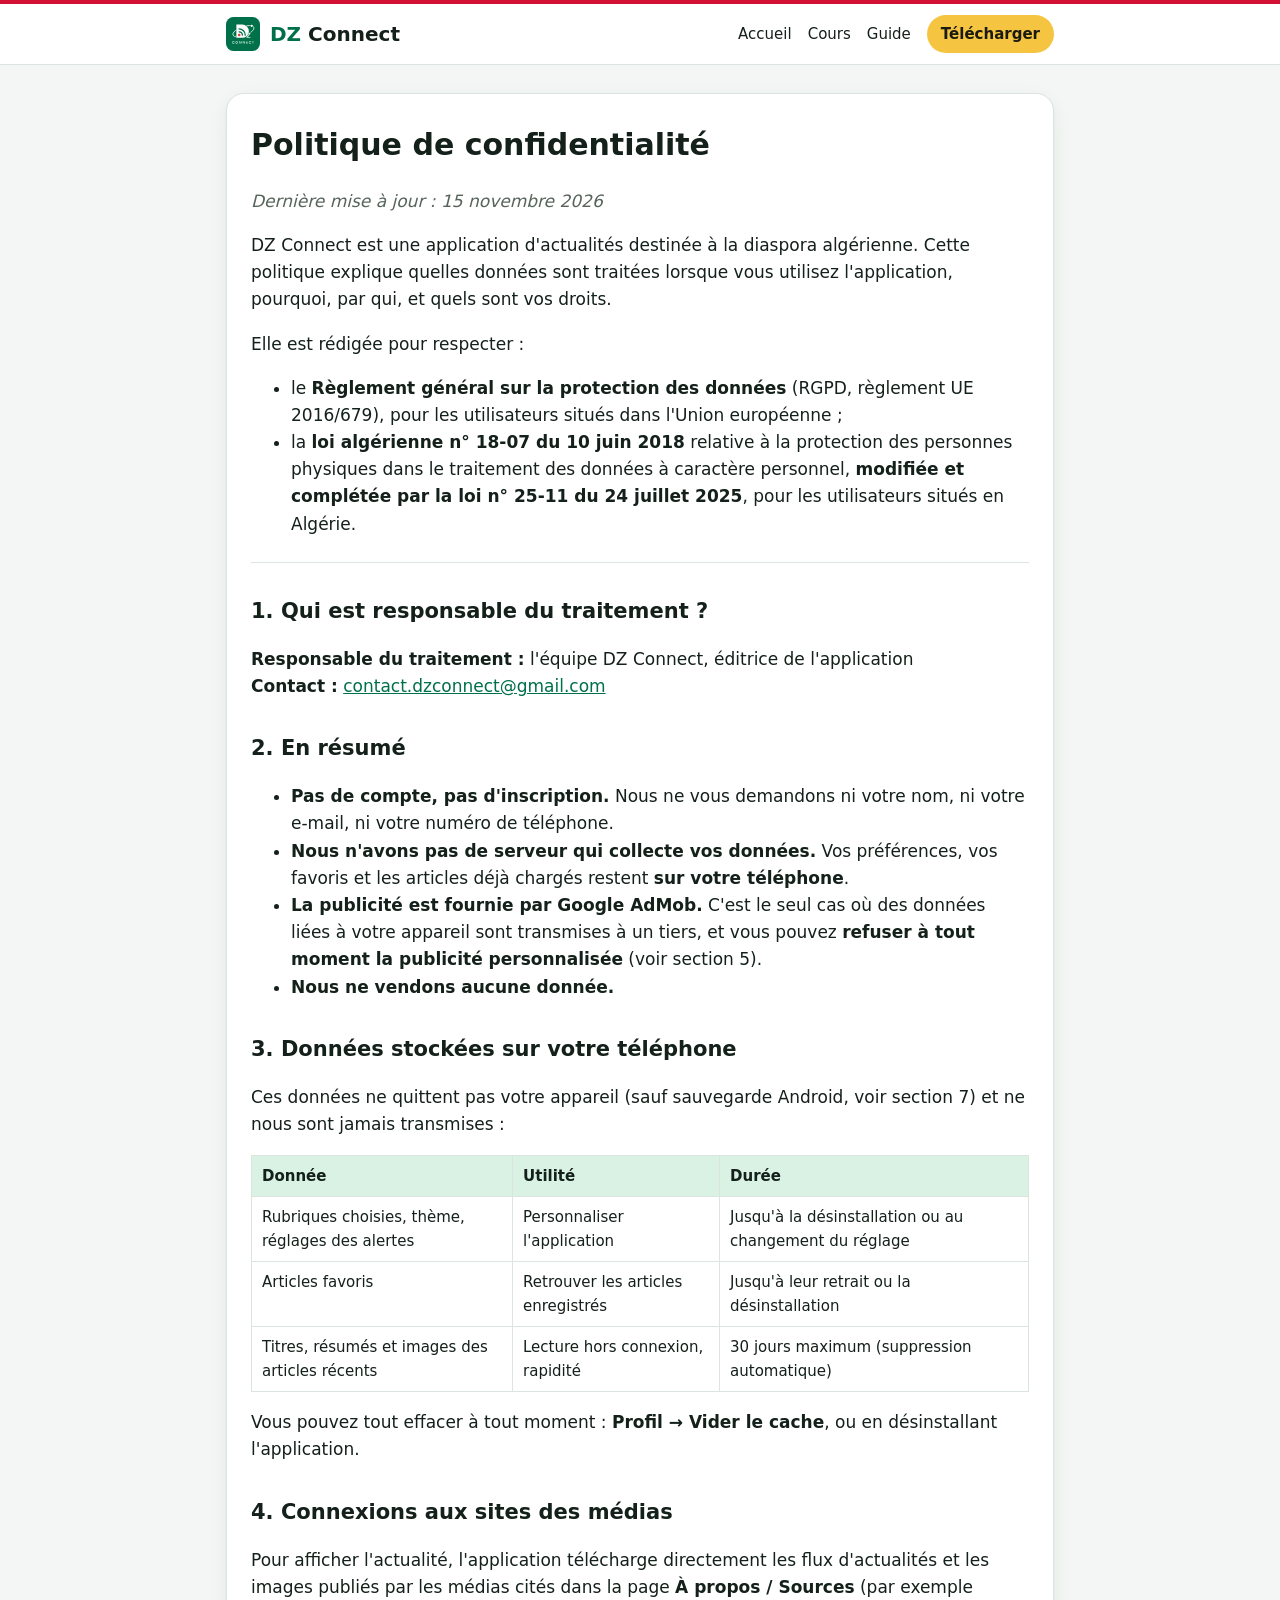
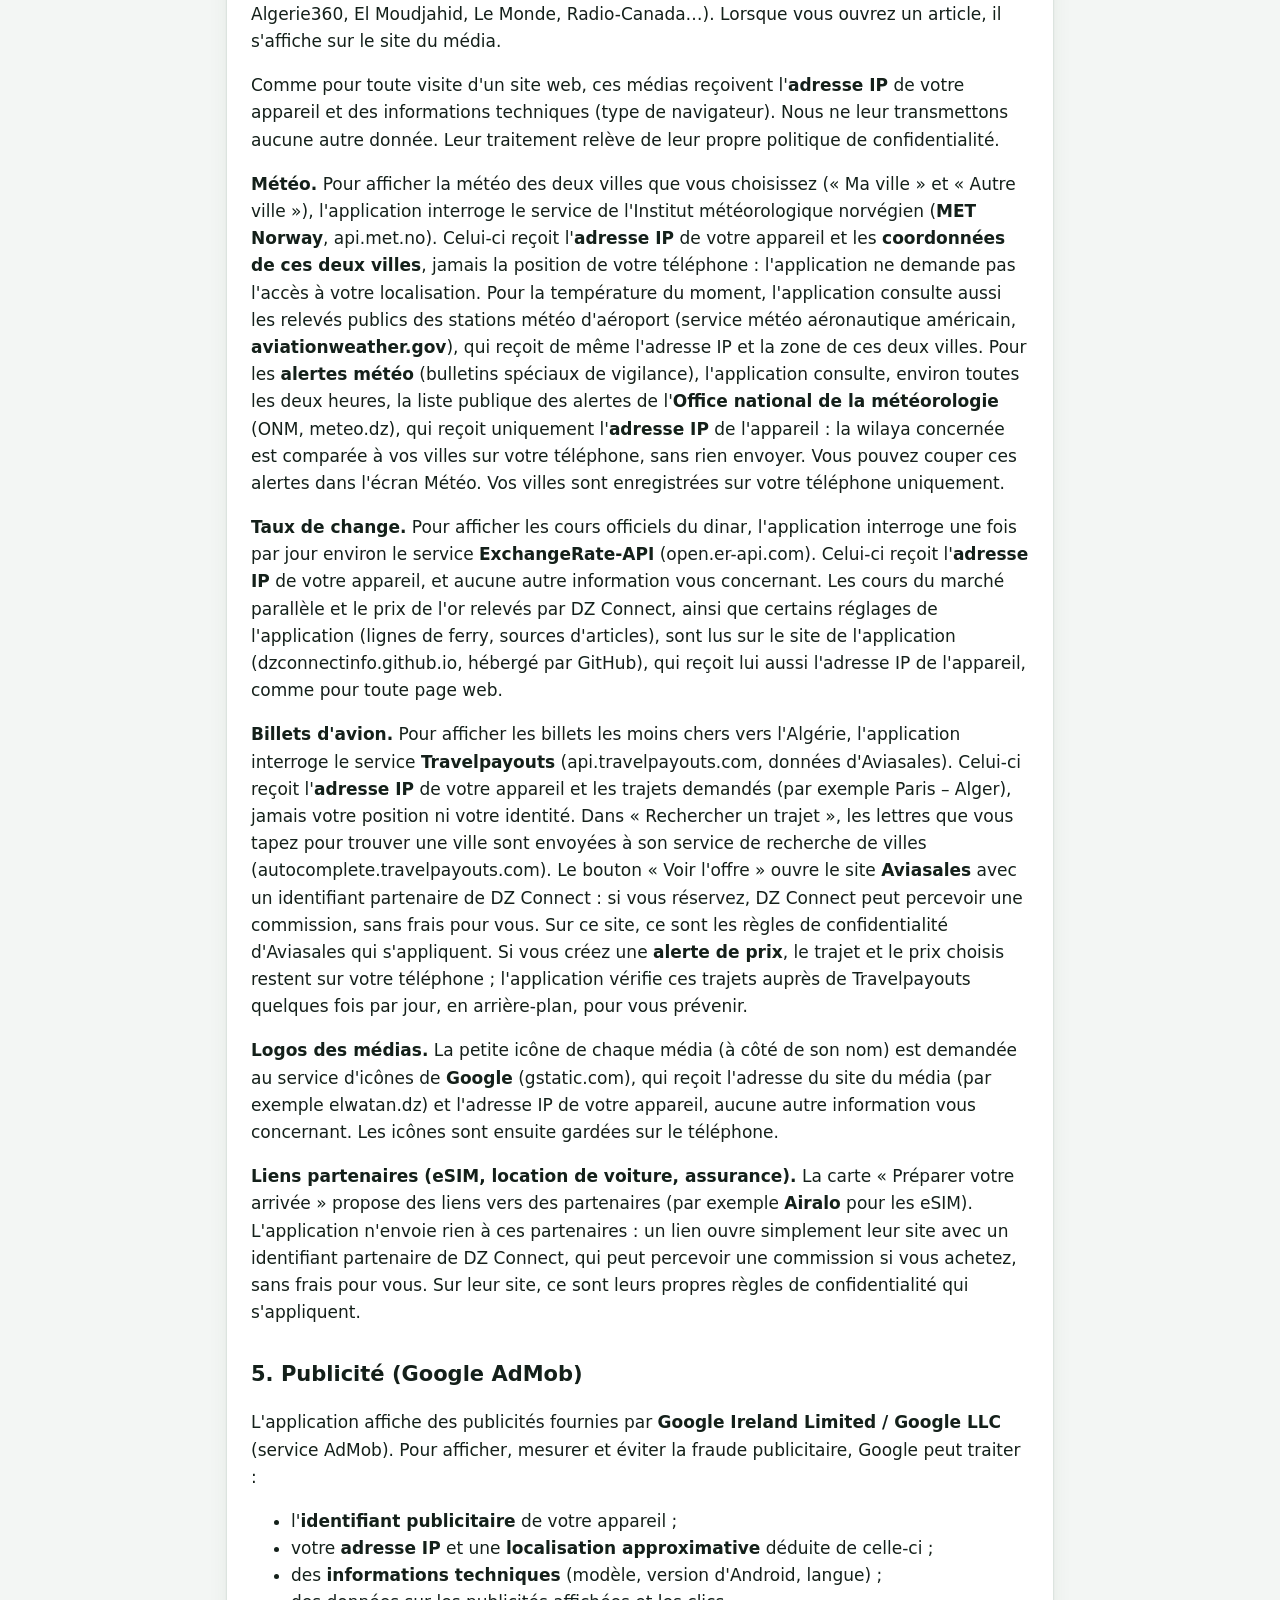
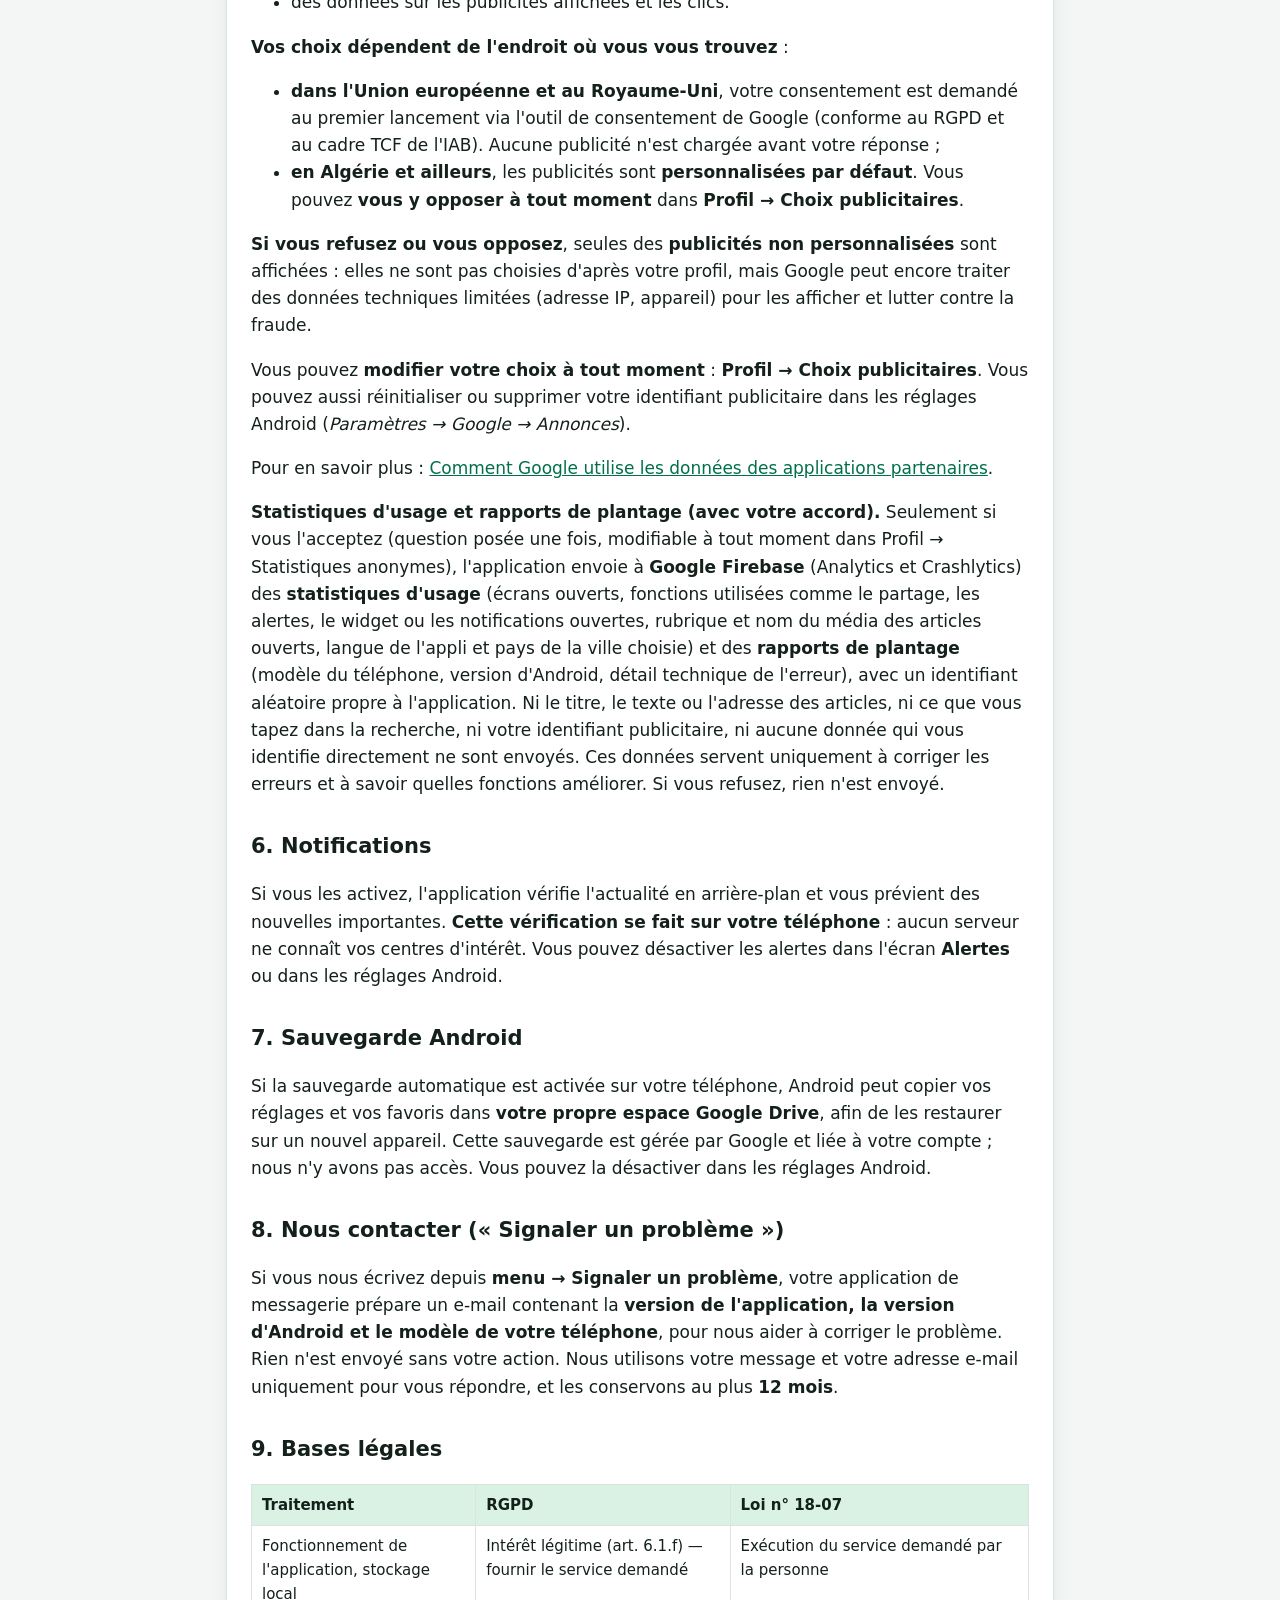
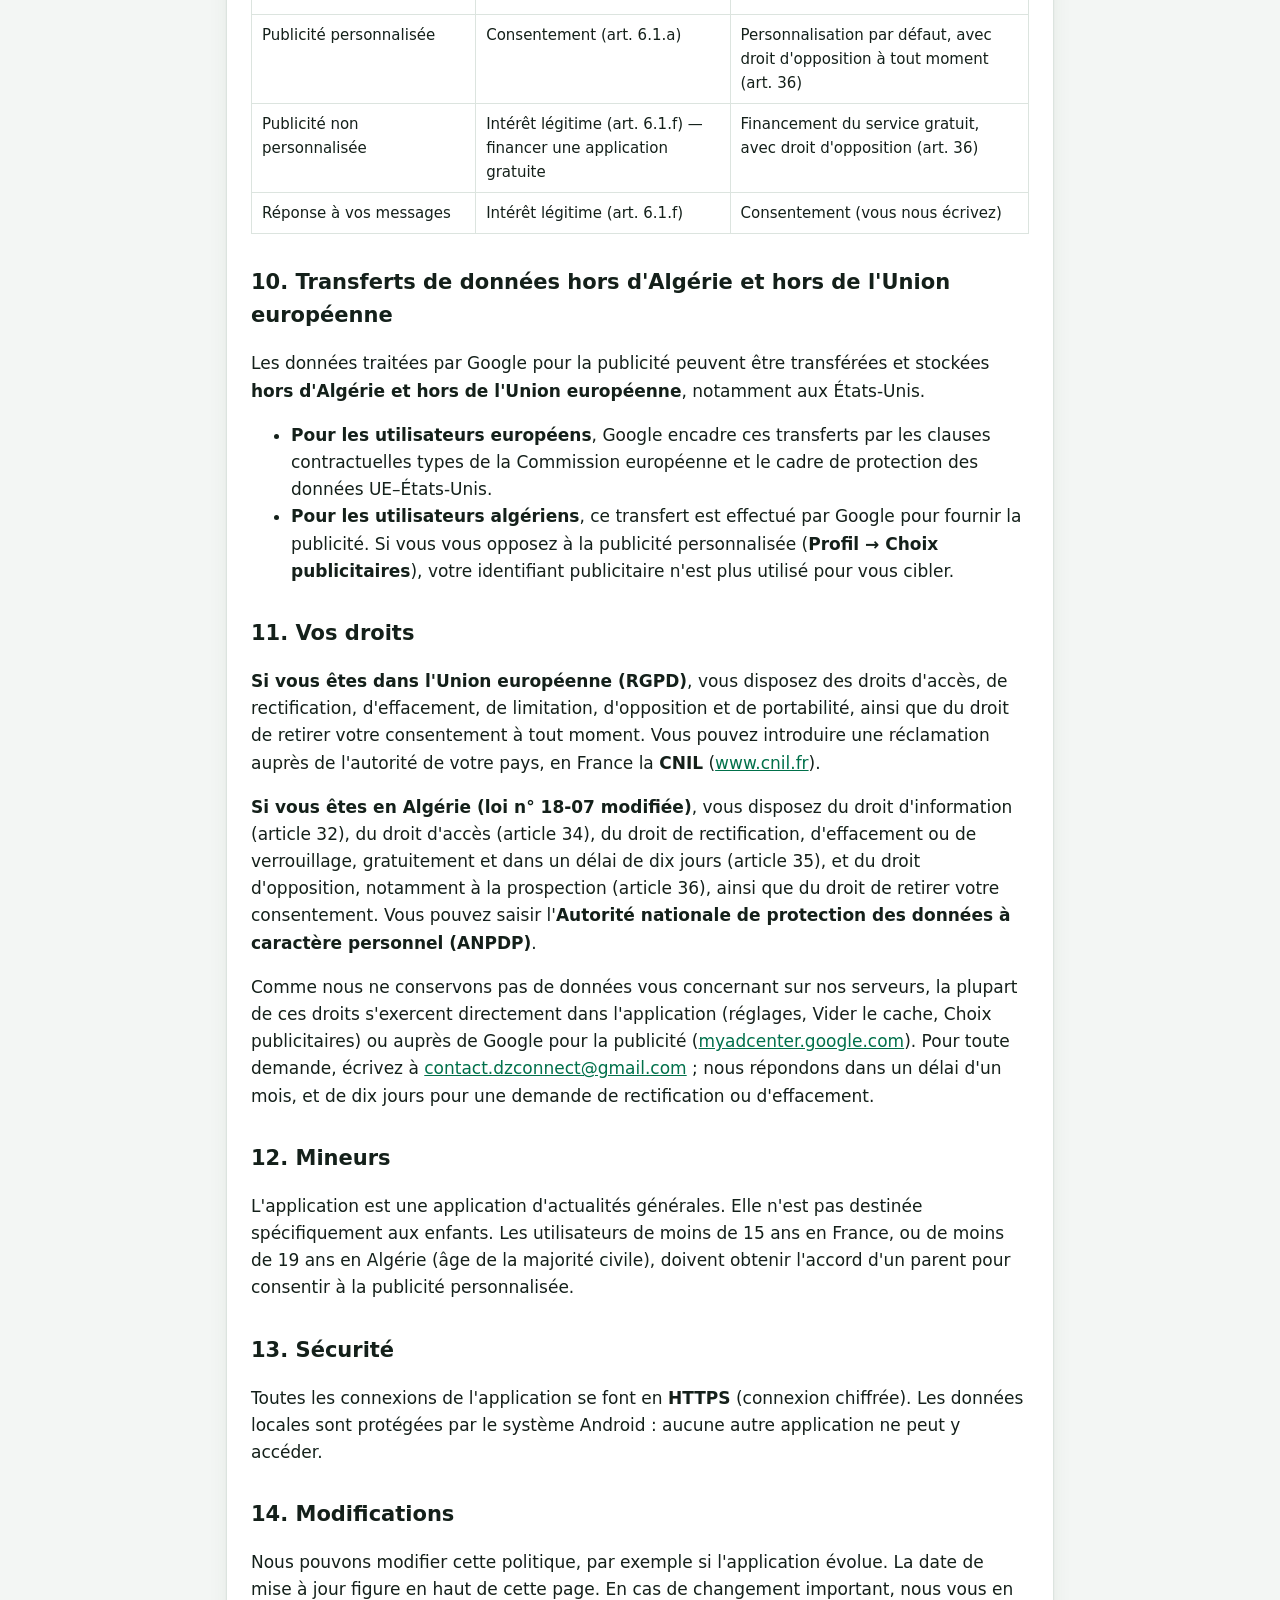
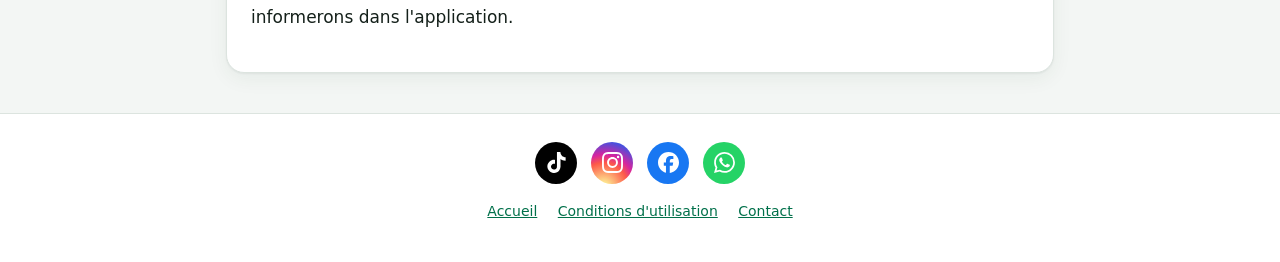
<file: confidentialite.html>
<!doctype html>
<html lang="fr">
<head>
  <meta charset="utf-8">
  <meta name="viewport" content="width=device-width, initial-scale=1">
  <title>Confidentialité DZ Connect</title>
  <meta name="description" content="Politique de confidentialité de l'application DZ Connect (RGPD et loi algérienne n° 18-07).">
  <link rel="icon" href="icone.svg" type="image/svg+xml">
  <link rel="stylesheet" href="style.css">
</head>
<body>
  <header>
    <div class="wrap">
      <img src="icone.svg" alt="">
      <a class="name" href="./"><span>DZ</span> Connect</a>
      <nav>
        <a href="./">Accueil</a>
        <a href="cours.html">Cours</a>
        <a href="guide.html">Guide</a>
        <a class="nav-dl" href="telecharger.html?src=site">Télécharger</a>
      </nav>
    </div>
  </header>

  <!-- Même texte que docs/politique-de-confidentialite.md : modifier les deux ensemble.
 -->
  <main class="wrap">
    <article>
      <h1>Politique de confidentialité</h1>
      <p class="updated">Dernière mise à jour : 15 novembre 2026</p>

      <p>DZ Connect est une application d'actualités destinée à la diaspora algérienne. Cette politique explique quelles données sont traitées lorsque vous utilisez l'application, pourquoi, par qui, et quels sont vos droits.</p>
      <p>Elle est rédigée pour respecter :</p>
      <ul>
        <li>le <strong>Règlement général sur la protection des données</strong> (RGPD, règlement UE 2016/679), pour les utilisateurs situés dans l'Union européenne ;</li>
        <li>la <strong>loi algérienne n° 18-07 du 10 juin 2018</strong> relative à la protection des personnes physiques dans le traitement des données à caractère personnel, <strong>modifiée et complétée par la loi n° 25-11 du 24 juillet 2025</strong>, pour les utilisateurs situés en Algérie.</li>
      </ul>

      <hr>

      <h2>1. Qui est responsable du traitement ?</h2>
      <p>
        <strong>Responsable du traitement :</strong> l'équipe DZ Connect, éditrice de l'application<br>
        <strong>Contact :</strong> <a href="mailto:contact.dzconnect@gmail.com">contact.dzconnect@gmail.com</a>
      </p>

      <h2>2. En résumé</h2>
      <ul>
        <li><strong>Pas de compte, pas d'inscription.</strong> Nous ne vous demandons ni votre nom, ni votre e-mail, ni votre numéro de téléphone.</li>
        <li><strong>Nous n'avons pas de serveur qui collecte vos données.</strong> Vos préférences, vos favoris et les articles déjà chargés restent <strong>sur votre téléphone</strong>.</li>
        <li><strong>La publicité est fournie par Google AdMob.</strong> C'est le seul cas où des données liées à votre appareil sont transmises à un tiers, et vous pouvez <strong>refuser à tout moment la publicité personnalisée</strong> (voir section 5).</li>
        <li><strong>Nous ne vendons aucune donnée.</strong></li>
      </ul>

      <h2>3. Données stockées sur votre téléphone</h2>
      <p>Ces données ne quittent pas votre appareil (sauf sauvegarde Android, voir section 7) et ne nous sont jamais transmises :</p>
      <table>
        <tr><th>Donnée</th><th>Utilité</th><th>Durée</th></tr>
        <tr><td>Rubriques choisies, thème, réglages des alertes</td><td>Personnaliser l'application</td><td>Jusqu'à la désinstallation ou au changement du réglage</td></tr>
        <tr><td>Articles favoris</td><td>Retrouver les articles enregistrés</td><td>Jusqu'à leur retrait ou la désinstallation</td></tr>
        <tr><td>Titres, résumés et images des articles récents</td><td>Lecture hors connexion, rapidité</td><td>30 jours maximum (suppression automatique)</td></tr>
      </table>
      <p>Vous pouvez tout effacer à tout moment : <strong>Profil → Vider le cache</strong>, ou en désinstallant l'application.</p>

      <h2>4. Connexions aux sites des médias</h2>
      <p>Pour afficher l'actualité, l'application télécharge directement les flux d'actualités et les images publiés par les médias cités dans la page <strong>À propos / Sources</strong> (par exemple Algerie360, El Moudjahid, Le Monde, Radio-Canada…). Lorsque vous ouvrez un article, il s'affiche sur le site du média.</p>
      <p>Comme pour toute visite d'un site web, ces médias reçoivent l'<strong>adresse IP</strong> de votre appareil et des informations techniques (type de navigateur). Nous ne leur transmettons aucune autre donnée. Leur traitement relève de leur propre politique de confidentialité.</p>

      <p><strong>Météo.</strong> Pour afficher la météo des deux villes que vous choisissez (« Ma ville » et « Autre ville »), l'application interroge le service de l'Institut météorologique norvégien (<strong>MET Norway</strong>, api.met.no). Celui-ci reçoit l'<strong>adresse IP</strong> de votre appareil et les <strong>coordonnées de ces deux villes</strong>, jamais la position de votre téléphone : l'application ne demande pas l'accès à votre localisation. Pour la température du moment, l'application consulte aussi les relevés publics des stations météo d'aéroport (service météo aéronautique américain, <strong>aviationweather.gov</strong>), qui reçoit de même l'adresse IP et la zone de ces deux villes. Pour les <strong>alertes météo</strong> (bulletins spéciaux de vigilance), l'application consulte, environ toutes les deux heures, la liste publique des alertes de l'<strong>Office national de la météorologie</strong> (ONM, meteo.dz), qui reçoit uniquement l'<strong>adresse IP</strong> de l'appareil : la wilaya concernée est comparée à vos villes sur votre téléphone, sans rien envoyer. Vous pouvez couper ces alertes dans l'écran Météo. Vos villes sont enregistrées sur votre téléphone uniquement.</p>
      <p><strong>Taux de change.</strong> Pour afficher les cours officiels du dinar, l'application interroge une fois par jour environ le service <strong>ExchangeRate-API</strong> (open.er-api.com). Celui-ci reçoit l'<strong>adresse IP</strong> de votre appareil, et aucune autre information vous concernant. Les cours du marché parallèle et le prix de l'or relevés par DZ Connect, ainsi que certains réglages de l'application (lignes de ferry, sources d'articles), sont lus sur le site de l'application (dzconnectinfo.github.io, hébergé par GitHub), qui reçoit lui aussi l'adresse IP de l'appareil, comme pour toute page web.</p>
<p><strong>Billets d'avion.</strong> Pour afficher les billets les moins chers vers l'Algérie, l'application interroge le service <strong>Travelpayouts</strong> (api.travelpayouts.com, données d'Aviasales). Celui-ci reçoit l'<strong>adresse IP</strong> de votre appareil et les trajets demandés (par exemple Paris – Alger), jamais votre position ni votre identité. Dans « Rechercher un trajet », les lettres que vous tapez pour trouver une ville sont envoyées à son service de recherche de villes (autocomplete.travelpayouts.com). Le bouton « Voir l'offre » ouvre le site <strong>Aviasales</strong> avec un identifiant partenaire de DZ Connect : si vous réservez, DZ Connect peut percevoir une commission, sans frais pour vous. Sur ce site, ce sont les règles de confidentialité d'Aviasales qui s'appliquent. Si vous créez une <strong>alerte de prix</strong>, le trajet et le prix choisis restent sur votre téléphone ; l'application vérifie ces trajets auprès de Travelpayouts quelques fois par jour, en arrière-plan, pour vous prévenir.</p>
<p><strong>Logos des médias.</strong> La petite icône de chaque média (à côté de son nom) est demandée au service d'icônes de <strong>Google</strong> (gstatic.com), qui reçoit l'adresse du site du média (par exemple elwatan.dz) et l'adresse IP de votre appareil, aucune autre information vous concernant. Les icônes sont ensuite gardées sur le téléphone.</p>
<p><strong>Liens partenaires (eSIM, location de voiture, assurance).</strong> La carte « Préparer votre arrivée » propose des liens vers des partenaires (par exemple <strong>Airalo</strong> pour les eSIM). L'application n'envoie rien à ces partenaires : un lien ouvre simplement leur site avec un identifiant partenaire de DZ Connect, qui peut percevoir une commission si vous achetez, sans frais pour vous. Sur leur site, ce sont leurs propres règles de confidentialité qui s'appliquent.</p>

      <h2>5. Publicité (Google AdMob)</h2>
      <p>L'application affiche des publicités fournies par <strong>Google Ireland Limited / Google LLC</strong> (service AdMob). Pour afficher, mesurer et éviter la fraude publicitaire, Google peut traiter :</p>
      <ul>
        <li>l'<strong>identifiant publicitaire</strong> de votre appareil ;</li>
        <li>votre <strong>adresse IP</strong> et une <strong>localisation approximative</strong> déduite de celle-ci ;</li>
        <li>des <strong>informations techniques</strong> (modèle, version d'Android, langue) ;</li>
        <li>des données sur les publicités affichées et les clics.</li>
      </ul>
      <p><strong>Vos choix dépendent de l'endroit où vous vous trouvez</strong> :</p>
      <ul>
        <li><strong>dans l'Union européenne et au Royaume-Uni</strong>, votre consentement est demandé au premier lancement via l'outil de consentement de Google (conforme au RGPD et au cadre TCF de l'IAB). Aucune publicité n'est chargée avant votre réponse ;</li>
        <li><strong>en Algérie et ailleurs</strong>, les publicités sont <strong>personnalisées par défaut</strong>. Vous pouvez <strong>vous y opposer à tout moment</strong> dans <strong>Profil → Choix publicitaires</strong>.</li>
      </ul>
      <p><strong>Si vous refusez ou vous opposez</strong>, seules des <strong>publicités non personnalisées</strong> sont affichées : elles ne sont pas choisies d'après votre profil, mais Google peut encore traiter des données techniques limitées (adresse IP, appareil) pour les afficher et lutter contre la fraude.</p>
      <p>Vous pouvez <strong>modifier votre choix à tout moment</strong> : <strong>Profil → Choix publicitaires</strong>. Vous pouvez aussi réinitialiser ou supprimer votre identifiant publicitaire dans les réglages Android (<em>Paramètres → Google → Annonces</em>).</p>
      <p>Pour en savoir plus : <a href="https://policies.google.com/technologies/partner-sites">Comment Google utilise les données des applications partenaires</a>.</p>

      <p><strong>Statistiques d'usage et rapports de plantage (avec votre accord).</strong> Seulement si vous l'acceptez (question posée une fois, modifiable à tout moment dans Profil → Statistiques anonymes), l'application envoie à <strong>Google Firebase</strong> (Analytics et Crashlytics) des <strong>statistiques d'usage</strong> (écrans ouverts, fonctions utilisées comme le partage, les alertes, le widget ou les notifications ouvertes, rubrique et nom du média des articles ouverts, langue de l'appli et pays de la ville choisie) et des <strong>rapports de plantage</strong> (modèle du téléphone, version d'Android, détail technique de l'erreur), avec un identifiant aléatoire propre à l'application. Ni le titre, le texte ou l'adresse des articles, ni ce que vous tapez dans la recherche, ni votre identifiant publicitaire, ni aucune donnée qui vous identifie directement ne sont envoyés. Ces données servent uniquement à corriger les erreurs et à savoir quelles fonctions améliorer. Si vous refusez, rien n'est envoyé.</p>

      <h2>6. Notifications</h2>
      <p>Si vous les activez, l'application vérifie l'actualité en arrière-plan et vous prévient des nouvelles importantes. <strong>Cette vérification se fait sur votre téléphone</strong> : aucun serveur ne connaît vos centres d'intérêt. Vous pouvez désactiver les alertes dans l'écran <strong>Alertes</strong> ou dans les réglages Android.</p>

      <h2>7. Sauvegarde Android</h2>
      <p>Si la sauvegarde automatique est activée sur votre téléphone, Android peut copier vos réglages et vos favoris dans <strong>votre propre espace Google Drive</strong>, afin de les restaurer sur un nouvel appareil. Cette sauvegarde est gérée par Google et liée à votre compte ; nous n'y avons pas accès. Vous pouvez la désactiver dans les réglages Android.</p>

      <h2>8. Nous contacter (« Signaler un problème »)</h2>
      <p>Si vous nous écrivez depuis <strong>menu → Signaler un problème</strong>, votre application de messagerie prépare un e-mail contenant la <strong>version de l'application, la version d'Android et le modèle de votre téléphone</strong>, pour nous aider à corriger le problème. Rien n'est envoyé sans votre action. Nous utilisons votre message et votre adresse e-mail uniquement pour vous répondre, et les conservons au plus <strong>12 mois</strong>.</p>

      <h2>9. Bases légales</h2>
      <table>
        <tr><th>Traitement</th><th>RGPD</th><th>Loi n° 18-07</th></tr>
        <tr><td>Fonctionnement de l'application, stockage local</td><td>Intérêt légitime (art. 6.1.f) — fournir le service demandé</td><td>Exécution du service demandé par la personne</td></tr>
        <tr><td>Publicité personnalisée</td><td>Consentement (art. 6.1.a)</td><td>Personnalisation par défaut, avec droit d'opposition à tout moment (art. 36)</td></tr>
        <tr><td>Publicité non personnalisée</td><td>Intérêt légitime (art. 6.1.f) — financer une application gratuite</td><td>Financement du service gratuit, avec droit d'opposition (art. 36)</td></tr>
        <tr><td>Réponse à vos messages</td><td>Intérêt légitime (art. 6.1.f)</td><td>Consentement (vous nous écrivez)</td></tr>
      </table>

      <h2>10. Transferts de données hors d'Algérie et hors de l'Union européenne</h2>
      <p>Les données traitées par Google pour la publicité peuvent être transférées et stockées <strong>hors d'Algérie et hors de l'Union européenne</strong>, notamment aux États-Unis.</p>
      <ul>
        <li><strong>Pour les utilisateurs européens</strong>, Google encadre ces transferts par les clauses contractuelles types de la Commission européenne et le cadre de protection des données UE–États-Unis.</li>
        <li><strong>Pour les utilisateurs algériens</strong>, ce transfert est effectué par Google pour fournir la publicité. Si vous vous opposez à la publicité personnalisée (<strong>Profil → Choix publicitaires</strong>), votre identifiant publicitaire n'est plus utilisé pour vous cibler.</li>
      </ul>

      <h2>11. Vos droits</h2>
      <p><strong>Si vous êtes dans l'Union européenne (RGPD)</strong>, vous disposez des droits d'accès, de rectification, d'effacement, de limitation, d'opposition et de portabilité, ainsi que du droit de retirer votre consentement à tout moment. Vous pouvez introduire une réclamation auprès de l'autorité de votre pays, en France la <strong>CNIL</strong> (<a href="https://www.cnil.fr">www.cnil.fr</a>).</p>
      <p><strong>Si vous êtes en Algérie (loi n° 18-07 modifiée)</strong>, vous disposez du droit d'information (article 32), du droit d'accès (article 34), du droit de rectification, d'effacement ou de verrouillage, gratuitement et dans un délai de dix jours (article 35), et du droit d'opposition, notamment à la prospection (article 36), ainsi que du droit de retirer votre consentement. Vous pouvez saisir l'<strong>Autorité nationale de protection des données à caractère personnel (ANPDP)</strong>.</p>
      <p>Comme nous ne conservons pas de données vous concernant sur nos serveurs, la plupart de ces droits s'exercent directement dans l'application (réglages, Vider le cache, Choix publicitaires) ou auprès de Google pour la publicité (<a href="https://myadcenter.google.com">myadcenter.google.com</a>). Pour toute demande, écrivez à <a href="mailto:contact.dzconnect@gmail.com">contact.dzconnect@gmail.com</a> ; nous répondons dans un délai d'un mois, et de dix jours pour une demande de rectification ou d'effacement.</p>

      <h2>12. Mineurs</h2>
      <p>L'application est une application d'actualités générales. Elle n'est pas destinée spécifiquement aux enfants. Les utilisateurs de moins de 15 ans en France, ou de moins de 19 ans en Algérie (âge de la majorité civile), doivent obtenir l'accord d'un parent pour consentir à la publicité personnalisée.</p>

      <h2>13. Sécurité</h2>
      <p>Toutes les connexions de l'application se font en <strong>HTTPS</strong> (connexion chiffrée). Les données locales sont protégées par le système Android : aucune autre application ne peut y accéder.</p>

      <h2>14. Modifications</h2>
      <p>Nous pouvons modifier cette politique, par exemple si l'application évolue. La date de mise à jour figure en haut de cette page. En cas de changement important, nous vous en informerons dans l'application.</p>
    </article>
  </main>

  <footer>
    <div class="wrap">
      <div class="social">
        <a class="net-tiktok" href="https://www.tiktok.com/@dzconnect.app" aria-label="TikTok"><svg><use href="img/reseaux.svg#tiktok"/></svg></a>
        <a class="net-instagram" href="https://www.instagram.com/dzconnect.app/" aria-label="Instagram"><svg><use href="img/reseaux.svg#instagram"/></svg></a>
        <a class="net-facebook" href="https://www.facebook.com/profile.php?id=61595925599903" aria-label="Facebook"><svg><use href="img/reseaux.svg#facebook"/></svg></a>
        <a class="net-whatsapp" href="https://whatsapp.com/channel/0029VbDgWKNFCCoMbUskVl0R" aria-label="Chaîne WhatsApp"><svg><use href="img/reseaux.svg#whatsapp"/></svg></a>
      </div>
      <a href="./">Accueil</a>
      <a href="conditions.html">Conditions d'utilisation</a>
      <a href="./#contact">Contact</a>
    </div>
  </footer>
</body>
</html>
</file>
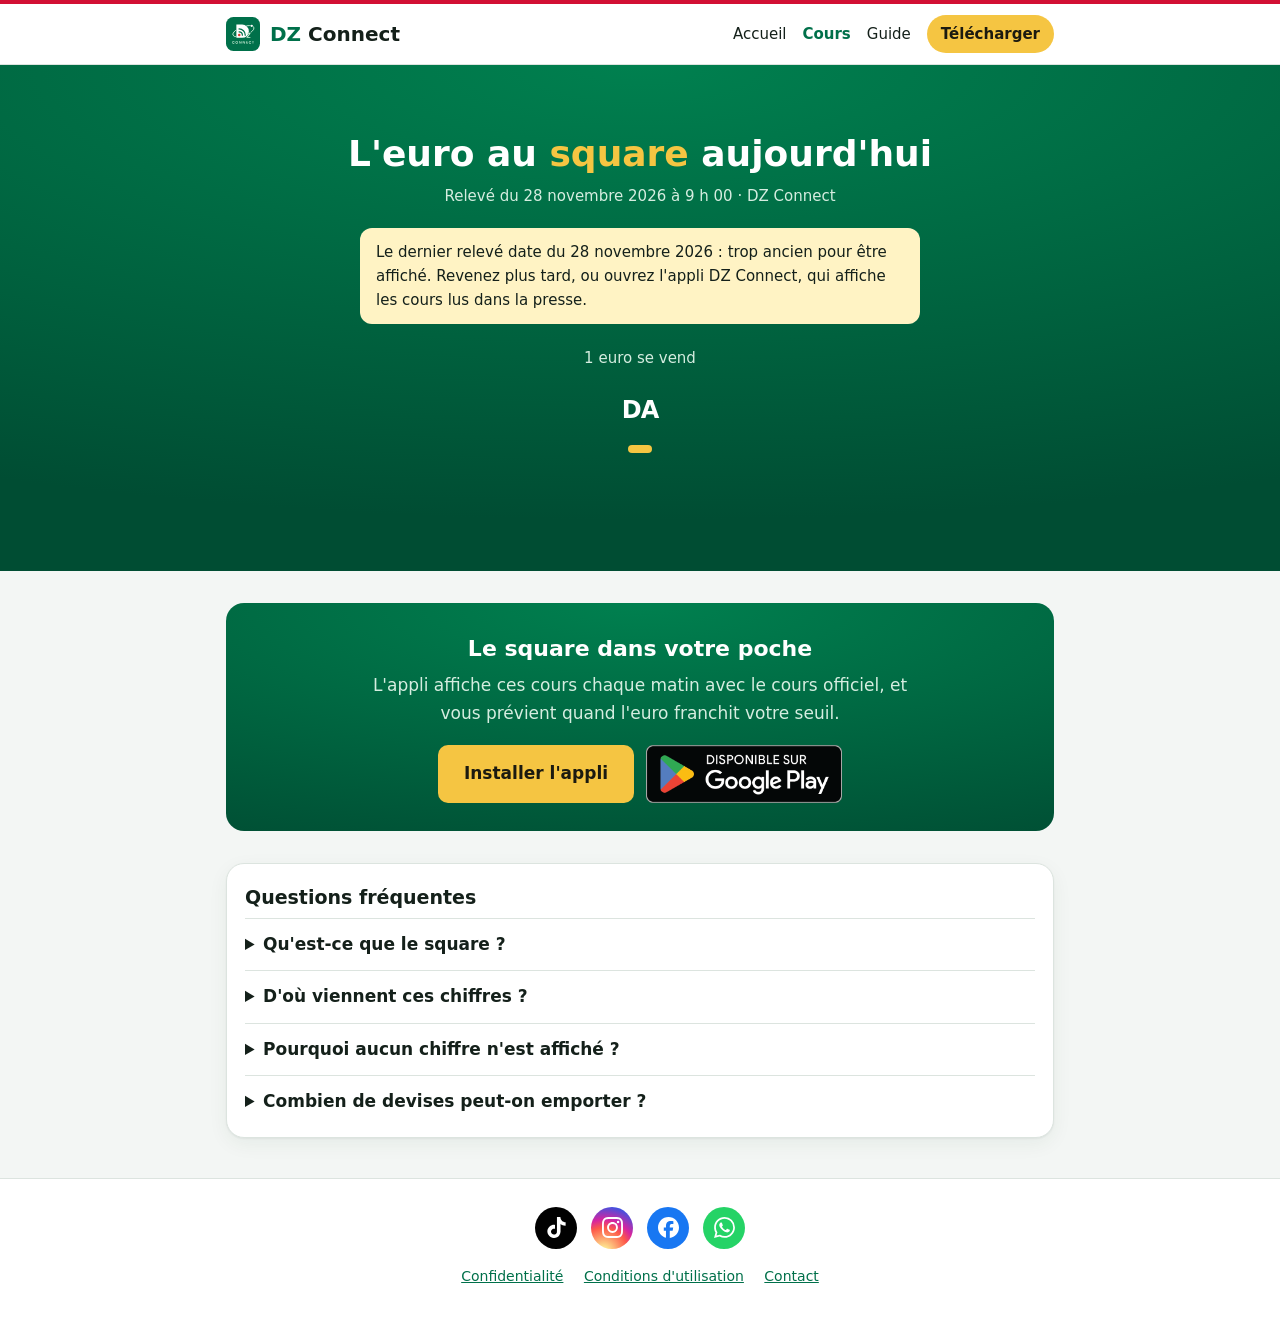
<file: cours.html>
<!doctype html>
<html lang="fr">
<head>
  <meta charset="utf-8">
  <meta name="viewport" content="width=device-width, initial-scale=1">
  <title>Euro au square aujourd'hui</title>
  <meta name="description" content="Le cours de l'euro, du dollar, de la livre et du dollar canadien au square (marché parallèle) d'Alger, achat et vente, et le prix de l'or au gramme, relevés chaque jour par DZ Connect.">
  <meta name="theme-color" content="#00704A">
  <link rel="icon" href="icone.svg" type="image/svg+xml">
  <link rel="stylesheet" href="style.css">
  <script src="site.js"></script>
  <!--
    Cette page lit cours.txt (le même fichier que l'appli) : rien à modifier ici pour mettre à jour les cours.
    La tendance ▲▼, la courbe et l'historique viennent des commits de cours.txt sur GitHub (un commit par mise à jour).
    Comme dans l'appli, un relevé de plus de 2 jours n'est pas affiché.
  -->
  <style>
    .rate-hero { padding-bottom: 36px; }
    .rate-hero .when { color: #D5EDE0; font-size: 15px; margin-top: 6px; }
    .big { display: inline-flex; flex-direction: column; align-items: center; margin-top: 22px; }
    .big .label { font-size: 15px; color: #D5EDE0; }
    .big .value { font-size: 56px; font-weight: 800; line-height: 1.05; letter-spacing: -1px; }
    .big .value small { font-size: 24px; font-weight: 700; }
    .big .sub { font-size: 15px; color: #D5EDE0; margin-top: 4px; }
    .chip-trend { display: inline-block; margin-top: 12px; padding: 4px 12px; border-radius: 999px; background: var(--accent); color: var(--on-accent); font-weight: 800; font-size: 15px; }
    .spark { display: block; margin: 18px auto 0; width: 100%; max-width: 360px; height: 64px; }
    .spark-cap { font-size: 13px; color: #BFE0CE; margin-top: 2px; }

    .panel { background: var(--surface); border: 1px solid var(--border); border-radius: 18px; padding: 18px 18px 10px; margin: 20px 0; box-shadow: var(--shadow); }
    .panel h2 { font-size: 19px; margin: 0 0 6px; }
    .row { display: flex; align-items: center; gap: 12px; padding: 12px 0; border-top: 1px solid var(--border); }
    .row:first-of-type { border-top: 0; }
    .code { flex: none; display: grid; place-items: center; width: 46px; height: 46px; border-radius: 50%; background: var(--mint); color: var(--green); font-weight: 800; font-size: 14px; }
    .who { flex: 1; min-width: 0; }
    .who b { display: block; font-size: 17px; }
    .who span { color: var(--muted); font-size: 13px; }
    .chips { display: flex; gap: 6px; }
    .chip { min-width: 74px; text-align: center; border-radius: 12px; padding: 5px 8px; background: var(--surface-2); }
    .chip span { display: block; font-size: 12px; color: var(--muted); }
    .chip b { font-size: 18px; font-variant-numeric: tabular-nums; white-space: nowrap; }
    .chip.sell { background: var(--sell); color: var(--sell-text); }
    .chip.sell span { color: inherit; opacity: .8; }
    .tr { display: block; font-size: 12px; font-weight: 700; margin-top: 1px; white-space: nowrap; }
    .tr.flat { color: var(--muted); font-weight: 400; }

    .convert { display: flex; flex-wrap: wrap; gap: 8px; align-items: center; padding: 8px 0 12px; }
    .convert input, .convert select { font: inherit; padding: 10px 12px; border-radius: 12px; border: 1px solid var(--border); background: var(--surface-2); color: var(--text); }
    .convert input { width: 120px; }
    .result { width: 100%; margin-top: 4px; font-size: 30px; font-weight: 800; color: var(--green); }

    .hist { width: 100%; display: table; font-size: 15px; margin: 6px 0 12px; }
    .hist th, .hist td { text-align: right; border: 0; border-bottom: 1px solid var(--border); padding: 9px 6px; }
    .hist th { background: none; color: var(--muted); font-weight: 600; font-size: 13px; }
    .hist td:first-child, .hist th:first-child { text-align: left; white-space: nowrap; }
    .hist td { font-variant-numeric: tabular-nums; }
    @media (max-width: 480px) {
      .big .value { font-size: 46px; }
      .chip { min-width: 62px; padding: 4px 6px; }
      .chip b { font-size: 16px; }
      .who b { font-size: 15px; }
      .code { width: 40px; height: 40px; font-size: 12px; }
    }
  </style>
</head>
<body>
  <header>
    <div class="wrap">
      <img src="icone.svg" alt="">
      <a class="name" href="./"><span>DZ</span> Connect</a>
      <nav>
        <a href="./">Accueil</a>
        <a href="cours.html" aria-current="page">Cours</a>
        <a href="guide.html">Guide</a>
        <a class="nav-dl" href="telecharger.html?src=site">Télécharger</a>
      </nav>
    </div>
  </header>

  <section class="hero rate-hero">
    <h1>L'euro au <em>square</em> aujourd'hui</h1>
    <p id="when" class="when">Chargement des cours…</p>
    <div id="stale" class="notice" hidden></div>
    <div id="eur-big" class="big" hidden>
      <span class="label">1 euro se vend</span>
      <span class="value"><span id="eur-sell"></span> <small>DA</small></span>
      <span class="sub" id="eur-buy"></span>
      <span class="chip-trend" id="eur-trend" hidden></span>
    </div>
    <svg id="spark" class="spark" viewBox="0 0 360 64" preserveAspectRatio="none" hidden aria-hidden="true"></svg>
    <div id="spark-cap" class="spark-cap" hidden></div>
  </section>

  <main class="wrap">
    <div id="today" hidden>
      <section class="panel">
        <h2>Marché parallèle (square)</h2>
        <div id="fx"></div>
        <p class="meta" style="margin-bottom:8px">En dinars. <b>Achat</b> : ce que le cambiste vous donne pour 1 unité. <b>Vente</b> : ce que vous payez pour l'acheter.</p>
      </section>

      <section class="panel" id="gold-block">
        <h2>Or (prix du gramme)</h2>
        <div id="gold"></div>
      </section>

      <section class="panel">
        <h2>Convertir</h2>
        <div class="convert">
          <input id="amount" type="number" inputmode="decimal" min="0" value="100" aria-label="Montant">
          <select id="cur" aria-label="Devise"></select>
          <select id="dir" aria-label="Sens">
            <option value="sell">je les change en dinars</option>
            <option value="buy">je veux les acheter</option>
          </select>
          <output id="result" class="result"></output>
        </div>
        <p class="meta" style="margin-bottom:8px">Estimation au cours du square relevé ci-dessus ; le cambiste peut proposer un prix différent.</p>
      </section>
    </div>

    <section class="panel" id="history-block" hidden>
      <h2>Les derniers relevés</h2>
      <table class="hist">
        <thead id="history-head"></thead>
        <tbody id="history"></tbody>
      </table>
    </section>

    <div class="cta">
      <h2>Le square dans votre poche</h2>
      <p>L'appli affiche ces cours chaque matin avec le cours officiel, et vous prévient quand l'euro franchit votre seuil.</p>
      <div class="store-row">
        <a class="button" data-play data-src="site" href="https://play.google.com/store/apps/details?id=com.dzconnect.app">Installer l'appli</a>
        <a class="store" data-play data-src="site" href="https://play.google.com/store/apps/details?id=com.dzconnect.app">
          <img src="img/badge-google-play.png" alt="Disponible sur Google Play" width="196" height="58">
        </a>
      </div>
    </div>

    <section class="panel">
      <h2>Questions fréquentes</h2>
      <details>
        <summary>Qu'est-ce que le square ?</summary>
        <p>C'est le nom donné au marché parallèle des devises, d'après le square Port-Saïd d'Alger où se tiennent les cambistes. Son cours est fixé par l'offre et la demande et il est bien plus élevé que le cours officiel de la Banque d'Algérie.</p>
      </details>
      <details>
        <summary>D'où viennent ces chiffres ?</summary>
        <p>Il n'existe pas de cours officiel du square ni de l'or. Ces cours sont relevés chaque jour par DZ Connect, à titre indicatif : ils peuvent varier d'un cambiste ou d'un bijoutier à l'autre et au cours de la journée.</p>
      </details>
      <details>
        <summary>Pourquoi aucun chiffre n'est affiché ?</summary>
        <p>Pour ne jamais montrer un vieux cours, la page n'affiche rien si le dernier relevé a plus de 2 jours. Revenez plus tard, ou ouvrez l'appli : elle affiche alors les cours lus dans la presse.</p>
      </details>
      <details>
        <summary>Combien de devises peut-on emporter ?</summary>
        <p>Au-delà de 1 000 € il faut les déclarer à la douane algérienne, à l'entrée comme à la sortie. Tous les détails sont dans notre <a href="guide.html#devises">guide pratique</a>.</p>
      </details>
    </section>
  </main>

  <footer>
    <div class="wrap">
      <div class="social">
        <a class="net-tiktok" href="https://www.tiktok.com/@dzconnect.app" aria-label="TikTok"><svg><use href="img/reseaux.svg#tiktok"/></svg></a>
        <a class="net-instagram" href="https://www.instagram.com/dzconnect.app/" aria-label="Instagram"><svg><use href="img/reseaux.svg#instagram"/></svg></a>
        <a class="net-facebook" href="https://www.facebook.com/profile.php?id=61595925599903" aria-label="Facebook"><svg><use href="img/reseaux.svg#facebook"/></svg></a>
        <a class="net-whatsapp" href="https://whatsapp.com/channel/0029VbDgWKNFCCoMbUskVl0R" aria-label="Chaîne WhatsApp"><svg><use href="img/reseaux.svg#whatsapp"/></svg></a>
      </div>
      <a href="confidentialite.html">Confidentialité</a>
      <a href="conditions.html">Conditions d'utilisation</a>
      <a href="./#contact">Contact</a>
    </div>
  </footer>

  <script>
  (function () {
    var REPO = 'dzconnectinfo/dzconnectinfo.github.io';
    var NAMES = { EUR: ['Euro', '1 €'], USD: ['Dollar américain', '1 $ US'], GBP: ['Livre sterling', '1 £'], CAD: ['Dollar canadien', '1 $ CA'], CHF: ['Franc suisse', '1 CHF'] };
    var MOIS = ['janvier','février','mars','avril','mai','juin','juillet','août','septembre','octobre','novembre','décembre'];
    var $ = function (id) { return document.getElementById(id); };

    // Nombre écrit à la main : « 23 690 », « 170.5 » ou « 173,5 ».
    function num(s) {
      var n = parseFloat(String(s).replace(/[\s  ]/g, '').replace(',', '.'));
      return isFinite(n) && n > 0 ? n : null;
    }
    function fmt(n) { return n == null ? '—' : n.toLocaleString('fr-FR', { maximumFractionDigits: 2 }); }

    // Lit cours.txt selon le format expliqué dans ses commentaires.
    function parse(text) {
      var r = { date: null, time: '', fx: {}, gold: {} };
      text.split(/\r?\n/).forEach(function (line) {
        line = line.trim();
        if (!line || line[0] === '#') return;
        var m = line.match(/^date\s*:\s*(\d{4})-(\d{2})-(\d{2})\s*(.*)$/i);
        if (m) { r.date = new Date(+m[1], +m[2] - 1, +m[3]); r.time = m[4].trim(); return; }
        m = line.match(/^(EUR|USD|GBP|CAD|CHF)\s*:\s*([^/]+?)\s*(?:\/\s*(.+))?$/i);
        if (m) {
          var a = num(m[2]), v = m[3] != null ? num(m[3]) : null;
          if (v == null) { v = a; a = null; }           // « EUR: 276 » = vente seulement
          if (v != null && v > 20 && v < 2000) r.fx[m[1].toUpperCase()] = { buy: a, sell: v };
          return;
        }
        m = line.match(/^OR\s+(.+?)\s*:\s*(.+)$/i);
        if (m) {
          var g = num(m[2]);
          if (g != null && g > 1000 && g < 200000) r.gold[m[1].replace(/^cass[ée]$/i, 'cassé')] = g;
        }
      });
      return r;
    }

    function dateFr(d) { return d.getDate() + ' ' + MOIS[d.getMonth()] + ' ' + d.getFullYear(); }
    function ageDays(d) { var t = new Date(); t.setHours(0, 0, 0, 0); return Math.round((t - d) / 86400000); }
    function delta(now, before) { return now == null || before == null ? null : Math.round((now - before) * 100) / 100; }
    function trend(now, before) {
      var d = delta(now, before);
      if (d == null) return '';
      if (d === 0) return '<span class="tr flat">= stable</span>';
      return '<span class="tr">' + (d > 0 ? '▲ +' : '▼ −') + fmt(Math.abs(d)) + '</span>';
    }

    var current = null;

    function showToday(c, prev) {
      var e = c.fx.EUR;
      if (e) {
        $('eur-sell').textContent = fmt(e.sell);
        $('eur-buy').textContent = e.buy ? 'Achat : ' + fmt(e.buy) + ' DA' : '';
        var d = prev && prev.fx.EUR ? delta(e.sell, prev.fx.EUR.sell) : null;
        if (d != null) {
          $('eur-trend').textContent = d === 0 ? '= stable depuis le dernier relevé' : (d > 0 ? '▲ +' : '▼ −') + fmt(Math.abs(d)) + ' DA depuis le dernier relevé';
          $('eur-trend').hidden = false;
        }
        $('eur-big').hidden = false;
      }
      var codes = Object.keys(c.fx);
      $('fx').innerHTML = codes.map(function (k) {
        var x = c.fx[k], p = prev && prev.fx[k], n = NAMES[k] || [k, '1 ' + k];
        return '<div class="row"><div class="code">' + k + '</div><div class="who"><b>' + n[0] + '</b><span>' + n[1] + '</span></div>' +
          '<div class="chips">' +
          (x.buy ? '<div class="chip"><span>Achat</span><b>' + fmt(x.buy) + '</b></div>' : '') +
          '<div class="chip sell"><span>Vente</span><b>' + fmt(x.sell) + '</b>' + trend(x.sell, p && p.sell) + '</div>' +
          '</div></div>';
      }).join('');
      var gk = Object.keys(c.gold);
      $('gold-block').hidden = !gk.length;
      $('gold').innerHTML = gk.map(function (k) {
        return '<div class="row"><div class="code">Au</div><div class="who"><b>' + (k === 'cassé' ? 'Or cassé' : k) + '</b><span>le gramme</span></div>' +
          '<div class="chips"><div class="chip"><span>DA</span><b>' + fmt(c.gold[k]) + '</b>' + trend(c.gold[k], prev && prev.gold[k]) + '</div></div></div>';
      }).join('');
      $('cur').innerHTML = codes.map(function (k) { return '<option>' + k + '</option>'; }).join('');
      convert();
      $('today').hidden = false;
    }

    function convert() {
      if (!current) return;
      var x = current.fx[$('cur').value]; if (!x) return;
      var rate = $('dir').value === 'sell' ? (x.buy || x.sell) : x.sell;
      var a = num($('amount').value) || 0;
      $('result').textContent = '= ' + fmt(Math.round(a * rate)) + ' DA';
    }
    ['amount', 'cur', 'dir'].forEach(function (id) { $(id).addEventListener('input', convert); });

    // Anciennes versions de cours.txt, d'après les commits GitHub (gardées en cache : un commit ne change jamais).
    function cached(key, load) {
      try { var v = localStorage.getItem(key); if (v) return Promise.resolve(v); } catch (e) {}
      return load().then(function (v) { try { localStorage.setItem(key, v); } catch (e) {} return v; });
    }
    function history() {
      return fetch('https://api.github.com/repos/' + REPO + '/commits?path=cours.txt&per_page=15')
        .then(function (r) { if (!r.ok) throw r.status; return r.json(); })
        .then(function (commits) {
          return Promise.all(commits.map(function (c) {
            return cached('cours@' + c.sha, function () {
              return fetch('https://raw.githubusercontent.com/' + REPO + '/' + c.sha + '/cours.txt').then(function (r) { return r.text(); });
            }).then(parse).catch(function () { return null; });
          }));
        })
        .then(function (list) {
          var seen = {}, out = [];               // un relevé par jour (le plus récent de la journée)
          list.forEach(function (s) {
            if (!s || !s.date || !Object.keys(s.fx).length) return;
            var k = s.date.toDateString();
            if (!seen[k]) { seen[k] = 1; out.push(s); }
          });
          return out;
        });
    }

    // Petite courbe de l'euro (vente) sur les derniers relevés, dans le bandeau vert.
    function showSpark(list) {
      var pts = list.slice(0, 10).filter(function (s) { return s.fx.EUR; }).reverse();
      if (pts.length < 3) return;
      var v = pts.map(function (s) { return s.fx.EUR.sell; });
      var min = Math.min.apply(null, v), max = Math.max.apply(null, v), span = (max - min) || 1;
      var xy = v.map(function (y, i) { return [8 + i * 344 / (v.length - 1), 54 - (y - min) / span * 44]; });
      var line = xy.map(function (p, i) { return (i ? 'L' : 'M') + p[0].toFixed(1) + ' ' + p[1].toFixed(1); }).join(' ');
      var last = xy[xy.length - 1];
      $('spark').innerHTML = '<path d="' + line + '" fill="none" stroke="#F5C542" stroke-width="3" stroke-linejoin="round" stroke-linecap="round"/>' +
        '<circle cx="' + last[0] + '" cy="' + last[1] + '" r="5" fill="#F5C542"/>';
      $('spark').hidden = false;
      $('spark-cap').textContent = 'Euro (vente) sur les ' + v.length + ' derniers relevés : de ' + fmt(min) + ' à ' + fmt(max) + ' DA';
      $('spark-cap').hidden = false;
    }

    function showHistory(list) {
      if (list.length < 2) return;
      var rows = list.slice(0, 7);
      var g = ['18 carats', '21 carats'].filter(function (k) { return rows[0].gold[k]; });
      $('history-head').innerHTML = '<tr><th>Date</th><th>Euro</th><th>Dollar</th>' +
        g.map(function (k) { return '<th>Or ' + k.replace(' carats', ' c') + '</th>'; }).join('') + '</tr>';
      $('history').innerHTML = rows.map(function (s) {
        return '<tr><td>' + s.date.toLocaleDateString('fr-FR', { day: 'numeric', month: 'short' }) + '</td>' +
          '<td>' + fmt(s.fx.EUR && s.fx.EUR.sell) + '</td>' +
          '<td>' + fmt(s.fx.USD && s.fx.USD.sell) + '</td>' +
          g.map(function (k) { return '<td>' + fmt(s.gold[k]) + '</td>'; }).join('') + '</tr>';
      }).join('');
      $('history-block').hidden = false;
    }

    fetch('cours.txt', { cache: 'no-store' })
      .then(function (r) { if (!r.ok) throw r.status; return r.text(); })
      .then(function (text) {
        var c = parse(text);
        if (!c.date || !Object.keys(c.fx).length) { $('when').textContent = 'Aucun relevé publié pour le moment.'; return; }
        $('when').textContent = 'Relevé du ' + dateFr(c.date) + (c.time ? ' à ' + c.time.toLowerCase().replace('h', ' h ') : '') + ' · DZ Connect';
        if (ageDays(c.date) > 2) {
          $('stale').innerHTML = 'Le dernier relevé date du ' + dateFr(c.date) + ' : trop ancien pour être affiché. ' +
            'Revenez plus tard, ou ouvrez l\'appli DZ Connect, qui affiche les cours lus dans la presse.';
          $('stale').hidden = false;
          return;
        }
        current = c;
        showToday(c, null);
        history().then(function (list) {
          var prev = list.filter(function (s) { return s.date < c.date; })[0];   // relevé d'une journée précédente
          if (prev) showToday(c, prev);
          showSpark(list);
          showHistory(list);
        }).catch(function () { /* sans historique, la page reste utile */ });
      })
      .catch(function () { $('when').textContent = 'Les cours n\'ont pas pu être chargés. Réessayez dans un instant.'; });
  })();
  </script>
</body>
</html>
</file>
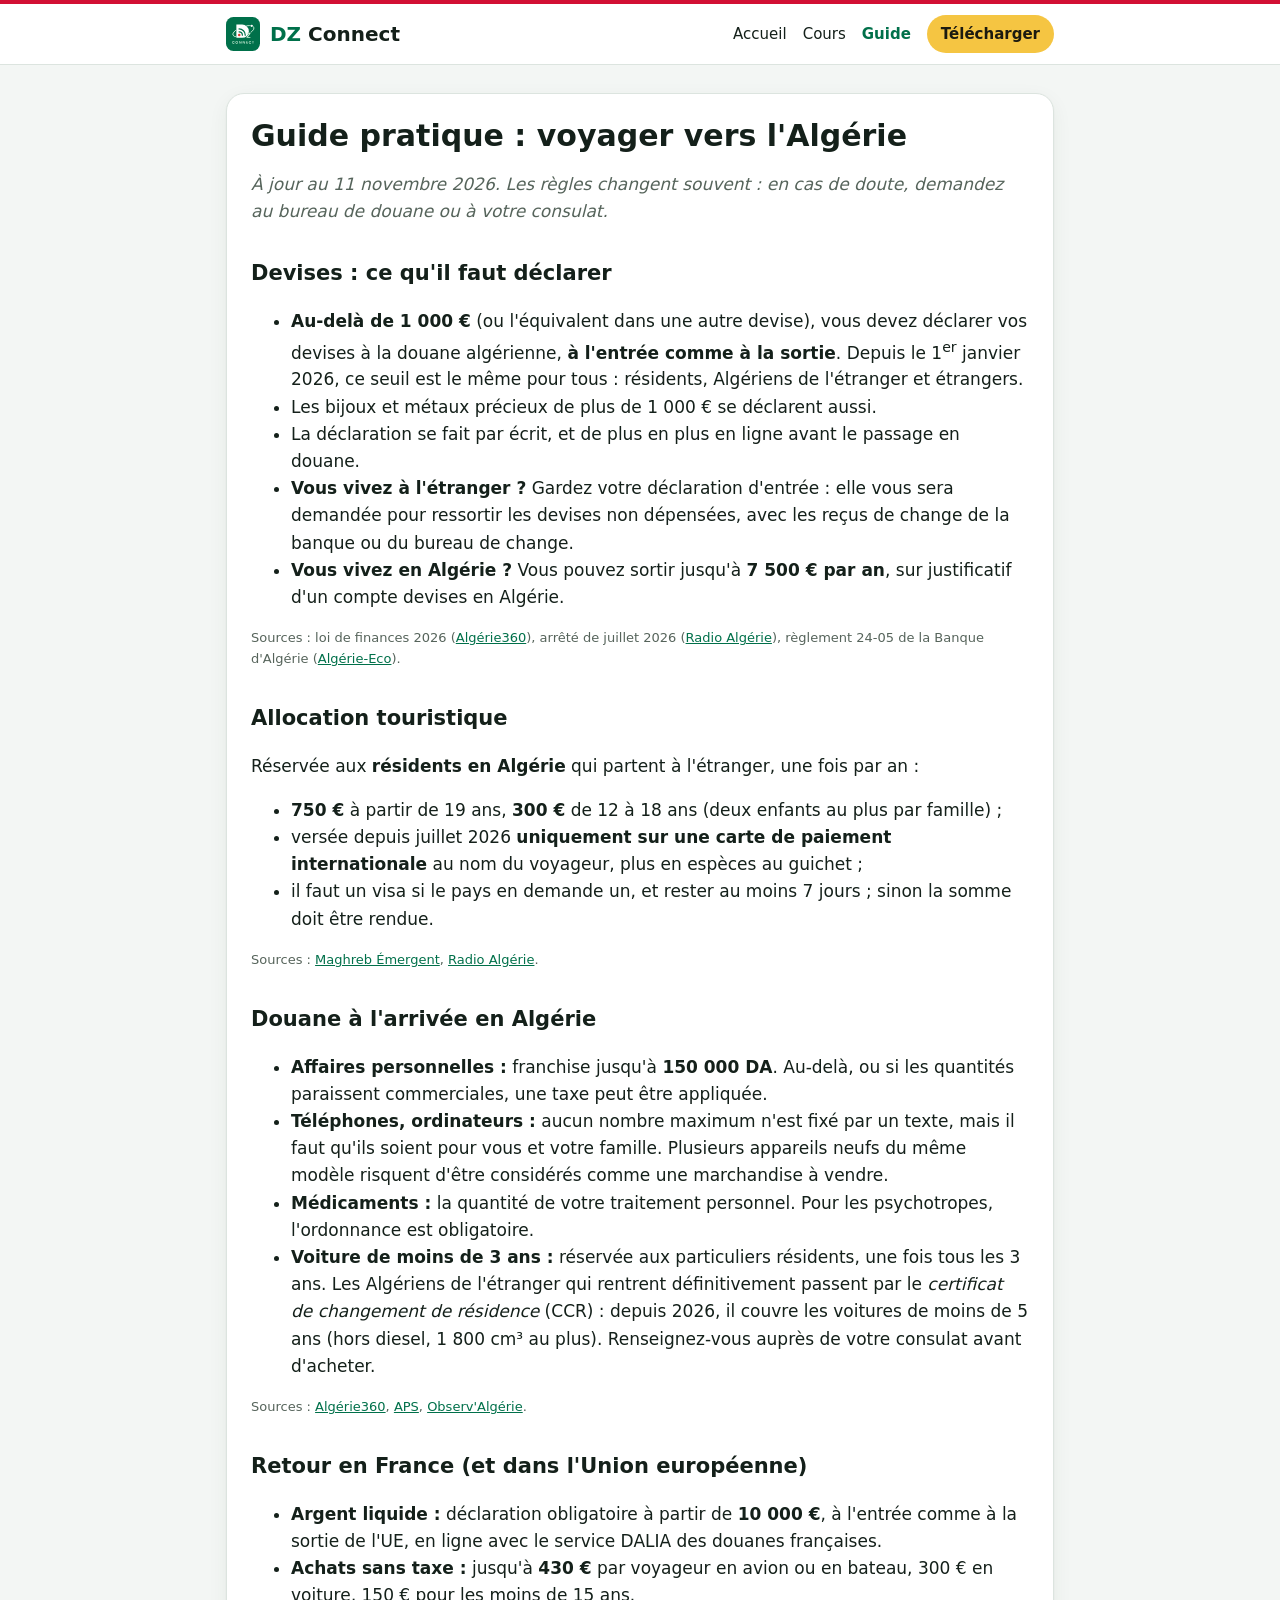
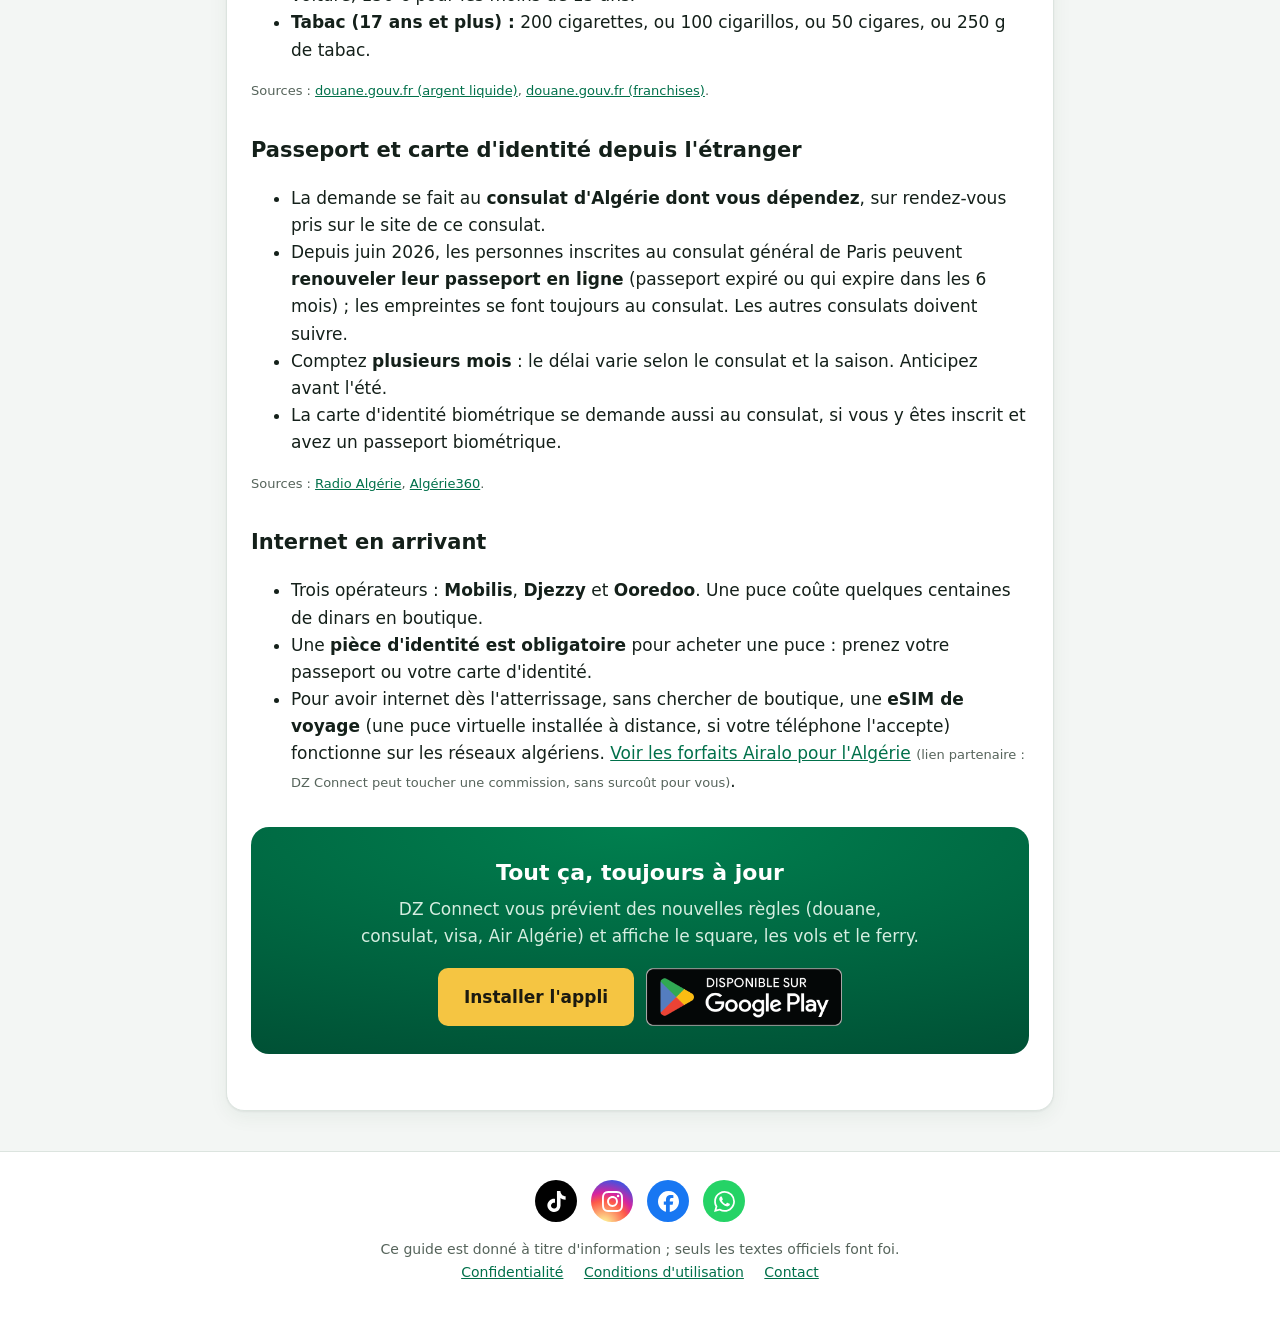
<file: guide.html>
<!doctype html>
<html lang="fr">
<head>
  <meta charset="utf-8">
  <meta name="viewport" content="width=device-width, initial-scale=1">
  <title>Guide pratique du voyage</title>
  <meta name="description" content="Voyager en Algérie : devises à déclarer, allocation touristique, douane à l'arrivée, retour en France, passeport au consulat, puce et internet. Les règles 2026, avec les sources.">
  <link rel="icon" href="icone.svg" type="image/svg+xml">
  <link rel="stylesheet" href="style.css">
  <script src="site.js"></script>
  <!--
    Guide rédigé le 11 novembre 2026 d'après la loi de finances 2026, la Banque d'Algérie et la presse
    (APS, Radio Algérie, Algérie360, Maghreb Émergent, Observ'Algérie) et douane.gouv.fr côté France.
    À relire à chaque loi de finances (janvier) : les seuils changent souvent.
  -->
</head>
<body>
  <header>
    <div class="wrap">
      <img src="icone.svg" alt="">
      <a class="name" href="./"><span>DZ</span> Connect</a>
      <nav>
        <a href="./">Accueil</a>
        <a href="cours.html">Cours</a>
        <a href="guide.html" aria-current="page">Guide</a>
        <a class="nav-dl" href="telecharger.html?src=site">Télécharger</a>
      </nav>
    </div>
  </header>

  <main class="wrap">
    <article class="page-card">
      <h1>Guide pratique : voyager vers l'Algérie</h1>
      <p class="updated">À jour au 11 novembre 2026. Les règles changent souvent : en cas de doute, demandez au bureau de douane ou à votre consulat.</p>

      <h2 id="devises">Devises : ce qu'il faut déclarer</h2>
      <ul>
        <li><strong>Au-delà de 1 000 €</strong> (ou l'équivalent dans une autre devise), vous devez déclarer vos devises à la douane algérienne, <strong>à l'entrée comme à la sortie</strong>. Depuis le 1<sup>er</sup> janvier 2026, ce seuil est le même pour tous : résidents, Algériens de l'étranger et étrangers.</li>
        <li>Les bijoux et métaux précieux de plus de 1 000 € se déclarent aussi.</li>
        <li>La déclaration se fait par écrit, et de plus en plus en ligne avant le passage en douane.</li>
        <li><strong>Vous vivez à l'étranger ?</strong> Gardez votre déclaration d'entrée : elle vous sera demandée pour ressortir les devises non dépensées, avec les reçus de change de la banque ou du bureau de change.</li>
        <li><strong>Vous vivez en Algérie ?</strong> Vous pouvez sortir jusqu'à <strong>7 500 € par an</strong>, sur justificatif d'un compte devises en Algérie.</li>
      </ul>
      <p class="src">Sources : loi de finances 2026 (<a href="https://www.algerie360.com/devises-en-algerie-une-nouvelle-loi-ferme-une-porte-longtemps-ouverte-ce-qui-change-concretement/">Algérie360</a>), arrêté de juillet 2026 (<a href="https://news.radioalgerie.dz/fr/node/91026">Radio Algérie</a>), règlement 24-05 de la Banque d'Algérie (<a href="https://algerie-eco.com/2024/11/22/declaration-des-devises-la-banque-dalgerie-fixe-le-seuil-a-7500-euros-par-an/">Algérie-Eco</a>).</p>

      <h2 id="allocation">Allocation touristique</h2>
      <p>Réservée aux <strong>résidents en Algérie</strong> qui partent à l'étranger, une fois par an :</p>
      <ul>
        <li><strong>750 €</strong> à partir de 19 ans, <strong>300 €</strong> de 12 à 18 ans (deux enfants au plus par famille) ;</li>
        <li>versée depuis juillet 2026 <strong>uniquement sur une carte de paiement internationale</strong> au nom du voyageur, plus en espèces au guichet ;</li>
        <li>il faut un visa si le pays en demande un, et rester au moins 7 jours ; sinon la somme doit être rendue.</li>
      </ul>
      <p class="src">Sources : <a href="https://maghrebemergent.news/fr/allocation-touristique-par-carte-ce-que-fixe-la-banque-dalgerie/">Maghreb Émergent</a>, <a href="https://news.radioalgerie.dz/fr/node/68011">Radio Algérie</a>.</p>

      <h2 id="douane">Douane à l'arrivée en Algérie</h2>
      <ul>
        <li><strong>Affaires personnelles :</strong> franchise jusqu'à <strong>150 000 DA</strong>. Au-delà, ou si les quantités paraissent commerciales, une taxe peut être appliquée.</li>
        <li><strong>Téléphones, ordinateurs :</strong> aucun nombre maximum n'est fixé par un texte, mais il faut qu'ils soient pour vous et votre famille. Plusieurs appareils neufs du même modèle risquent d'être considérés comme une marchandise à vendre.</li>
        <li><strong>Médicaments :</strong> la quantité de votre traitement personnel. Pour les psychotropes, l'ordonnance est obligatoire.</li>
        <li><strong>Voiture de moins de 3 ans :</strong> réservée aux particuliers résidents, une fois tous les 3 ans. Les Algériens de l'étranger qui rentrent définitivement passent par le <em>certificat de changement de résidence</em> (CCR) : depuis 2026, il couvre les voitures de moins de 5 ans (hors diesel, 1 800 cm³ au plus). Renseignez-vous auprès de votre consulat avant d'acheter.</li>
      </ul>
      <p class="src">Sources : <a href="https://www.algerie360.com/douane-algerie-franchise-telephones-or-ordinateur/">Algérie360</a>, <a href="https://www.aps.dz/fr/economie/commerce-et-service/midmnnm3-l-importation-de-voitures-de-moins-de-3-ans-reservee-exclusivement-aux-citoyens-et-non-aux-entreprises">APS</a>, <a href="https://observalgerie.com/2026/01/13/immigration/importation-de-vehicules-en-algerie-un-changement-important-pour-la-diaspora/">Observ'Algérie</a>.</p>

      <h2 id="france">Retour en France (et dans l'Union européenne)</h2>
      <ul>
        <li><strong>Argent liquide :</strong> déclaration obligatoire à partir de <strong>10 000 €</strong>, à l'entrée comme à la sortie de l'UE, en ligne avec le service DALIA des douanes françaises.</li>
        <li><strong>Achats sans taxe :</strong> jusqu'à <strong>430 €</strong> par voyageur en avion ou en bateau, 300 € en voiture, 150 € pour les moins de 15 ans.</li>
        <li><strong>Tabac (17 ans et plus) :</strong> 200 cigarettes, ou 100 cigarillos, ou 50 cigares, ou 250 g de tabac.</li>
      </ul>
      <p class="src">Sources : <a href="https://www.douane.gouv.fr/fiche/obligation-declarative-dargent-liquide">douane.gouv.fr (argent liquide)</a>, <a href="https://www.douane.gouv.fr/fiche/franchises-douanieres-et-fiscales-en-quantites-et-en-valeurs">douane.gouv.fr (franchises)</a>.</p>

      <h2 id="passeport">Passeport et carte d'identité depuis l'étranger</h2>
      <ul>
        <li>La demande se fait au <strong>consulat d'Algérie dont vous dépendez</strong>, sur rendez-vous pris sur le site de ce consulat.</li>
        <li>Depuis juin 2026, les personnes inscrites au consulat général de Paris peuvent <strong>renouveler leur passeport en ligne</strong> (passeport expiré ou qui expire dans les 6 mois) ; les empreintes se font toujours au consulat. Les autres consulats doivent suivre.</li>
        <li>Comptez <strong>plusieurs mois</strong> : le délai varie selon le consulat et la saison. Anticipez avant l'été.</li>
        <li>La carte d'identité biométrique se demande aussi au consulat, si vous y êtes inscrit et avez un passeport biométrique.</li>
      </ul>
      <p class="src">Sources : <a href="https://news.radioalgerie.dz/fr/node/88944">Radio Algérie</a>, <a href="https://www.algerie360.com/passeport-biometrique-algerien-renouvellement-en-ligne-paris/">Algérie360</a>.</p>

      <h2 id="internet">Internet en arrivant</h2>
      <ul>
        <li>Trois opérateurs : <strong>Mobilis</strong>, <strong>Djezzy</strong> et <strong>Ooredoo</strong>. Une puce coûte quelques centaines de dinars en boutique.</li>
        <li>Une <strong>pièce d'identité est obligatoire</strong> pour acheter une puce : prenez votre passeport ou votre carte d'identité.</li>
        <li>Pour avoir internet dès l'atterrissage, sans chercher de boutique, une <strong>eSIM de voyage</strong> (une puce virtuelle installée à distance, si votre téléphone l'accepte) fonctionne sur les réseaux algériens. <a href="https://airalo.tpx.li/vizkeupo">Voir les forfaits Airalo pour l'Algérie</a> <span class="src">(lien partenaire : DZ Connect peut toucher une commission, sans surcoût pour vous)</span>.</li>
      </ul>

      <div class="cta">
        <h2>Tout ça, toujours à jour</h2>
        <p>DZ Connect vous prévient des nouvelles règles (douane, consulat, visa, Air Algérie) et affiche le square, les vols et le ferry.</p>
        <div class="store-row">
          <a class="button" data-play data-src="site" href="https://play.google.com/store/apps/details?id=com.dzconnect.app">Installer l'appli</a>
          <a class="store" data-play data-src="site" href="https://play.google.com/store/apps/details?id=com.dzconnect.app"><img src="img/badge-google-play.png" alt="Disponible sur Google Play" width="196" height="58"></a>
        </div>
      </div>
    </article>
  </main>

  <footer>
    <div class="wrap">
      <div class="social">
        <a class="net-tiktok" href="https://www.tiktok.com/@dzconnect.app" aria-label="TikTok"><svg><use href="img/reseaux.svg#tiktok"/></svg></a>
        <a class="net-instagram" href="https://www.instagram.com/dzconnect.app/" aria-label="Instagram"><svg><use href="img/reseaux.svg#instagram"/></svg></a>
        <a class="net-facebook" href="https://www.facebook.com/profile.php?id=61595925599903" aria-label="Facebook"><svg><use href="img/reseaux.svg#facebook"/></svg></a>
        <a class="net-whatsapp" href="https://whatsapp.com/channel/0029VbDgWKNFCCoMbUskVl0R" aria-label="Chaîne WhatsApp"><svg><use href="img/reseaux.svg#whatsapp"/></svg></a>
      </div>
      Ce guide est donné à titre d'information ; seuls les textes officiels font foi.<br>
      <a href="confidentialite.html">Confidentialité</a>
      <a href="conditions.html">Conditions d'utilisation</a>
      <a href="./#contact">Contact</a>
    </div>
  </footer>
</body>
</html>
</file>
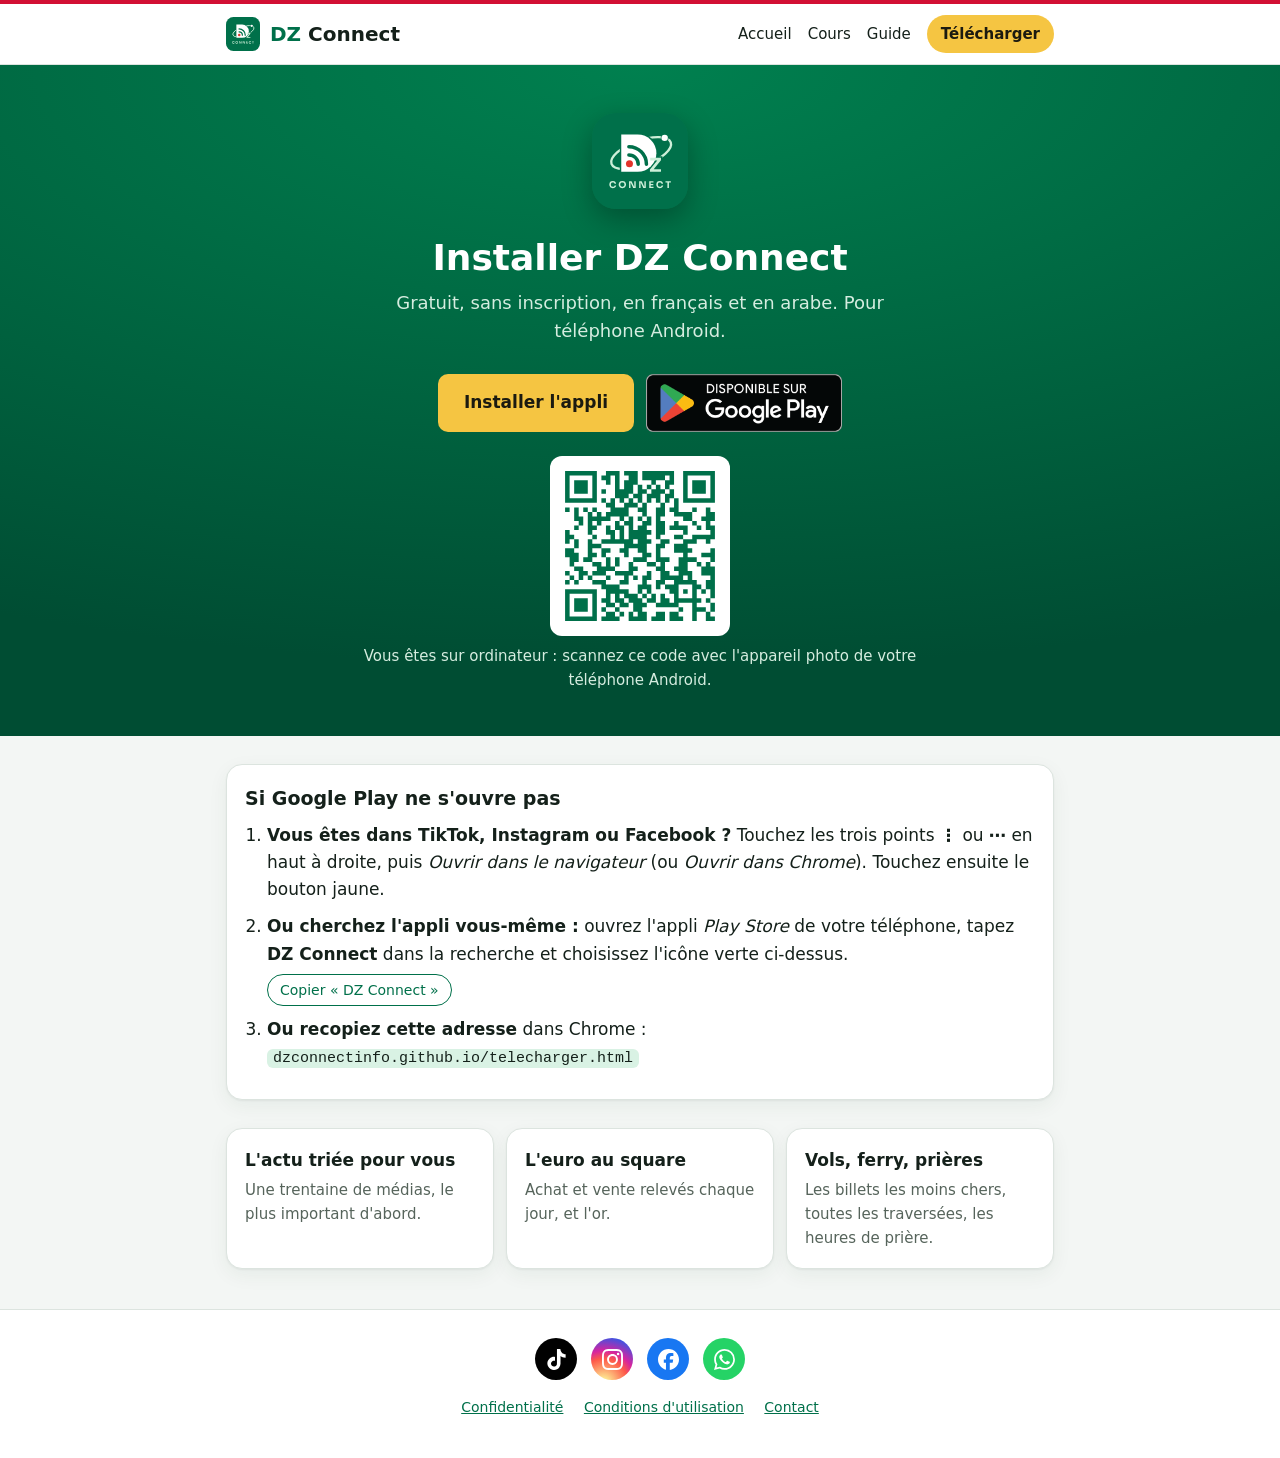
<file: telecharger.html>
<!doctype html>
<html lang="fr">
<head>
  <meta charset="utf-8">
  <meta name="viewport" content="width=device-width, initial-scale=1">
  <title>Télécharger DZ Connect</title>
  <meta name="description" content="Installer DZ Connect, l'application gratuite de l'actualité algérienne, du square et des vols vers l'Algérie : lien direct vers Google Play et explications pas à pas.">
  <link rel="icon" href="icone.svg" type="image/svg+xml">
  <link rel="stylesheet" href="style.css">
  <script src="site.js"></script>
  <!--
    Page à mettre en lien dans les profils des réseaux (un lien par réseau, pour les statistiques Play) :
      TikTok    : https://dzconnectinfo.github.io/telecharger.html?src=tiktok
      Instagram : https://dzconnectinfo.github.io/telecharger.html?src=instagram
      Facebook  : https://dzconnectinfo.github.io/telecharger.html?src=facebook
      WhatsApp  : https://dzconnectinfo.github.io/telecharger.html?src=whatsapp
    Sur Android, le bouton jaune ouvre directement l'appli Play Store, même depuis le navigateur
    intégré de TikTok ou d'Instagram.
  -->
</head>
<body>
  <header>
    <div class="wrap">
      <img src="icone.svg" alt="">
      <a class="name" href="./"><span>DZ</span> Connect</a>
      <nav>
        <a href="./">Accueil</a>
        <a href="cours.html">Cours</a>
        <a href="guide.html">Guide</a>
        <a class="nav-dl" href="telecharger.html" aria-current="page">Télécharger</a>
      </nav>
    </div>
  </header>

  <section class="hero">
      <img class="logo" src="icone.svg" alt="Icône de DZ Connect : un carré vert">
      <h1>Installer DZ Connect</h1>
      <p>Gratuit, sans inscription, en français et en arabe. Pour téléphone Android.</p>

      <!-- Prévenu quand la page est ouverte dans TikTok, Instagram ou Facebook (rempli par le script). -->
      <div id="inapp" class="notice" hidden></div>

      <div class="store-row">
        <a class="button" data-play href="https://play.google.com/store/apps/details?id=com.dzconnect.app">Installer l'appli</a>
        <a class="store" data-play href="https://play.google.com/store/apps/details?id=com.dzconnect.app">
          <img src="img/badge-google-play.png" alt="Disponible sur Google Play" width="196" height="58">
        </a>
      </div>

      <!-- iPhone : l'appli n'existe pas encore. -->
      <div id="iphone" class="notice" hidden>
        <strong>DZ Connect n'existe pas encore sur iPhone.</strong> En attendant, suivez l'actu sur
        <a href="https://whatsapp.com/channel/0029VbDgWKNFCCoMbUskVl0R">notre chaîne WhatsApp</a>.
      </div>

      <!-- Ordinateur : code à scanner avec le téléphone. -->
      <div id="qr" class="qr" hidden>
        <img src="img/qr-telecharger.svg" alt="Code QR vers cette page" width="180" height="180">
        <p>Vous êtes sur ordinateur : scannez ce code avec l'appareil photo de votre téléphone Android.</p>
      </div>
  </section>

  <main class="wrap">

    <section class="card steps" style="margin-top:28px">
      <h2>Si Google Play ne s'ouvre pas</h2>
      <ol>
        <li><strong>Vous êtes dans TikTok, Instagram ou Facebook ?</strong> Touchez les trois points
          <b>⋮</b> ou <b>⋯</b> en haut à droite, puis <em>Ouvrir dans le navigateur</em> (ou <em>Ouvrir dans Chrome</em>).
          Touchez ensuite le bouton jaune.</li>
        <li><strong>Ou cherchez l'appli vous-même :</strong> ouvrez l'appli <em>Play Store</em> de votre téléphone,
          tapez <b>DZ Connect</b> dans la recherche et choisissez l'icône verte ci-dessus.
          <button type="button" class="copy" id="copy">Copier « DZ Connect »</button></li>
        <li><strong>Ou recopiez cette adresse</strong> dans Chrome :<br>
          <code>dzconnectinfo.github.io/telecharger.html</code></li>
      </ol>
    </section>

    <section class="cards">
      <div class="card"><h2>L'actu triée pour vous</h2><p>Une trentaine de médias, le plus important d'abord.</p></div>
      <div class="card"><h2>L'euro au square</h2><p>Achat et vente relevés chaque jour, et l'or.</p></div>
      <div class="card"><h2>Vols, ferry, prières</h2><p>Les billets les moins chers, toutes les traversées, les heures de prière.</p></div>
    </section>
  </main>

  <footer>
    <div class="wrap">
      <div class="social">
        <a class="net-tiktok" href="https://www.tiktok.com/@dzconnect.app" aria-label="TikTok"><svg><use href="img/reseaux.svg#tiktok"/></svg></a>
        <a class="net-instagram" href="https://www.instagram.com/dzconnect.app/" aria-label="Instagram"><svg><use href="img/reseaux.svg#instagram"/></svg></a>
        <a class="net-facebook" href="https://www.facebook.com/profile.php?id=61595925599903" aria-label="Facebook"><svg><use href="img/reseaux.svg#facebook"/></svg></a>
        <a class="net-whatsapp" href="https://whatsapp.com/channel/0029VbDgWKNFCCoMbUskVl0R" aria-label="Chaîne WhatsApp"><svg><use href="img/reseaux.svg#whatsapp"/></svg></a>
      </div>
      <a href="confidentialite.html">Confidentialité</a>
      <a href="conditions.html">Conditions d'utilisation</a>
      <a href="./#contact">Contact</a>
    </div>
  </footer>

  <script>
    (function () {
      if (DZ.inApp) {
        var box = document.getElementById('inapp');
        box.innerHTML = 'Vous êtes dans le navigateur de <strong>' + DZ.inApp + '</strong>. ' +
          'Touchez le bouton jaune ; si une page web s\'ouvre au lieu du Play Store, touchez <b>⋮</b> ou <b>⋯</b> ' +
          'en haut à droite puis <em>Ouvrir dans le navigateur</em>.';
        box.hidden = false;
      }
      if (DZ.iphone) document.getElementById('iphone').hidden = false;
      if (!DZ.android && !DZ.iphone) document.getElementById('qr').hidden = false;

      document.getElementById('copy').addEventListener('click', function () {
        var b = this;
        try {
          navigator.clipboard.writeText('DZ Connect').then(function () { b.textContent = 'Copié ✓'; });
        } catch (e) { b.textContent = 'DZ Connect'; }
      });
    })();
  </script>
</body>
</html>
</file>
<file: style.css>
/* Couleurs de l'application (DzTheme.kt) et des visuels promo : vert algérien, jaune d'accent, mode sombre automatique. */
:root {
  --green: #00704A;          /* liens, titres verts */
  --green-deep: #005C3C;
  --on-green: #FFFFFF;
  --hero-1: #00804F;          /* dégradé des bandeaux, comme les visuels promo */
  --hero-2: #004D33;
  --accent: #F5C542;          /* jaune des visuels promo */
  --on-accent: #1B1A10;
  --red: #D21034;
  --mint: #D9F2E4;
  --bg: #F3F6F4;
  --surface: #FFFFFF;
  --surface-2: #EEF3F0;
  --text: #14201A;
  --muted: #56645B;
  --border: #DCE4DF;
  --todo: #FFF3C4;
  --sell: #FBE0E0;            /* puce « Vente » comme dans l'appli */
  --sell-text: #6B0F12;
  --shadow: 0 1px 2px rgba(0,0,0,.05), 0 6px 20px rgba(0,60,35,.06);
}
@media (prefers-color-scheme: dark) {
  :root {
    --green: #5FD39B;
    --green-deep: #2BB673;
    --on-green: #04140C;
    --hero-1: #0E4A31;
    --hero-2: #072519;
    --accent: #F5C542;
    --on-accent: #1B1A10;
    --mint: #173A2A;
    --bg: #0A130F;
    --surface: #111D17;
    --surface-2: #17271F;
    --text: #E7EFEA;
    --muted: #A2B4A9;
    --border: #22352B;
    --todo: #3D3618;
    --sell: #4A1D21;
    --sell-text: #FFD9DB;
    --shadow: 0 1px 2px rgba(0,0,0,.4);
  }
}

* { box-sizing: border-box; }
html { -webkit-text-size-adjust: 100%; }
body {
  margin: 0;
  background: var(--bg);
  color: var(--text);
  font: 17px/1.6 system-ui, -apple-system, "Segoe UI", Roboto, sans-serif;
}
a { color: var(--green); }
img { max-width: 100%; }
.wrap { max-width: 860px; margin: 0 auto; padding: 0 16px; }

/* ------------------------------------------------ En-tête */
header { position: sticky; top: 0; z-index: 10; border-top: 4px solid var(--red); border-bottom: 1px solid var(--border); background: var(--surface); }
header .wrap { display: flex; align-items: center; gap: 10px; height: 60px; }
header img { width: 34px; height: 34px; }
header .name { font-weight: 800; font-size: 20px; color: var(--text); text-decoration: none; white-space: nowrap; }
header .name span { color: var(--green); }
header nav { margin-left: auto; display: flex; align-items: center; gap: 16px; font-size: 15px; }
header nav a { text-decoration: none; color: var(--text); }
header nav a[aria-current="page"]:not(.nav-dl) { color: var(--green); font-weight: 700; }
.nav-dl { background: var(--accent); color: var(--on-accent) !important; padding: 7px 14px; border-radius: 999px; font-weight: 700; }

/* ------------------------------------------------ Bandeau vert (accueil, téléchargement) */
.hero {
  text-align: center; color: #fff;
  background: radial-gradient(120% 90% at 50% 0%, var(--hero-1) 0%, var(--hero-2) 100%);
  padding: 48px 16px 44px;
}
.hero .logo { width: 96px; height: 96px; border-radius: 24px; box-shadow: 0 10px 30px rgba(0,0,0,.3); }
.hero h1 { font-size: 36px; line-height: 1.15; margin: 20px auto 10px; max-width: 640px; }
.hero h1 em { font-style: normal; color: var(--accent); }
.hero p { color: #D5EDE0; font-size: 18px; margin: 0 auto; max-width: 580px; }
.hero a:not(.button) { color: #fff; }
.hero .lead-dl { margin-top: 16px; font-size: 15px; }

/* Bouton et badge Google Play : même hauteur et même largeur. */
.store-row { display: flex; flex-wrap: wrap; justify-content: center; gap: 12px; margin-top: 28px; }
.button, .store {
  display: inline-flex; align-items: center; justify-content: center;
  height: 58px; width: 196px; border-radius: 10px; text-decoration: none;
}
.button { background: var(--accent); color: var(--on-accent); font-weight: 800; font-size: 17px; padding: 0 12px; line-height: 1.15; }
.button:hover { filter: brightness(1.05); }
.store img { display: block; height: 58px; width: 196px; }
.button.green { background: var(--green-deep); color: #fff; }
@media (prefers-color-scheme: dark) { .button.green { color: var(--on-green); } }

.notice { background: var(--todo); color: var(--text); border-radius: 12px; padding: 12px 16px; margin: 20px auto 0; max-width: 560px; font-size: 15px; text-align: left; }
.notice a { color: var(--green); }
.qr { margin-top: 24px; }
.qr img { background: #fff; border-radius: 12px; padding: 6px; }
.qr p { font-size: 15px !important; }

/* ------------------------------------------------ Blocs */
main { padding-bottom: 8px; }
h2.section { font-size: 23px; margin: 40px 0 14px; }
.cards { display: grid; grid-template-columns: repeat(auto-fit, minmax(220px, 1fr)); gap: 12px; margin: 28px 0 8px; }
.card { background: var(--surface); border: 1px solid var(--border); border-radius: 16px; padding: 18px; box-shadow: var(--shadow); }
.card h2 { font-size: 17px; margin: 0 0 4px; }
.card p { margin: 0; color: var(--muted); font-size: 15px; }
.card .ico { display: grid; place-items: center; width: 40px; height: 40px; border-radius: 12px; background: var(--mint); font-size: 21px; margin-bottom: 10px; }

.gallery { display: flex; gap: 14px; overflow-x: auto; scroll-snap-type: x mandatory; padding: 4px 2px 12px; }
.gallery img { flex: none; width: 216px; height: 384px; border-radius: 18px; scroll-snap-align: start; box-shadow: 0 8px 24px rgba(0,0,0,.18); }

.cta { text-align: center; color: #fff; background: radial-gradient(120% 120% at 50% 0%, var(--hero-1), var(--hero-2)); border-radius: 18px; padding: 28px 18px; margin: 32px 0; }
.cta h2 { margin: 0 0 6px; font-size: 22px; }
.cta p { margin: 0 auto; color: #D5EDE0; max-width: 560px; }
.cta a:not(.button) { color: var(--accent); }
.cta .store-row { margin-top: 18px; }
.links-row { display: grid; grid-template-columns: repeat(auto-fit, minmax(240px, 1fr)); gap: 12px; margin: 28px 0 0; }
.links-row a { text-decoration: none; color: var(--text); }
.links-row a h2 { color: var(--green); }

/* Réseaux : pastilles aux couleurs de chaque réseau, logo blanc (comme dans l'appli). */
.net-tiktok { background: #010101; }
.net-instagram { background: radial-gradient(circle at 30% 107%, #FDF497 0%, #FDF497 5%, #FD5949 45%, #D6249F 60%, #285AEB 90%); }
.net-facebook { background: #1877F2; }
.net-whatsapp { background: #25D366; }
@media (prefers-color-scheme: dark) { .net-tiktok { background: #000; box-shadow: inset 0 0 0 1px #3A3A3A; } }
.social { display: flex; justify-content: center; gap: 14px; margin-bottom: 16px; }
.social a { margin: 0; display: grid; place-items: center; width: 42px; height: 42px; border-radius: 50%; color: #fff; }
.social svg, .follow .pill svg { width: 21px; height: 21px; }
.follow { display: grid; grid-template-columns: repeat(auto-fit, minmax(170px, 1fr)); gap: 12px; }
.follow a { display: flex; align-items: center; gap: 12px; text-decoration: none; color: var(--text); font-weight: 700; }
.follow a small { display: block; font-weight: 400; color: var(--muted); font-size: 13px; }
.follow .pill { flex: none; display: grid; place-items: center; width: 44px; height: 44px; border-radius: 50%; color: #fff; }

/* ------------------------------------------------ Pages de texte (guide, confidentialité, conditions) */
article { background: var(--surface); border: 1px solid var(--border); border-radius: 18px; padding: 8px 24px 24px; margin: 28px 0; box-shadow: var(--shadow); }
article h1 { font-size: 30px; line-height: 1.2; }
article h2 { font-size: 21px; margin-top: 32px; }
.page-card h1 { margin: 16px 0 6px; }
.updated { color: var(--muted); font-style: italic; }
table { width: 100%; border-collapse: collapse; font-size: 15px; display: block; overflow-x: auto; }
th, td { border: 1px solid var(--border); padding: 8px 10px; text-align: left; vertical-align: top; }
th { background: var(--mint); }
hr { border: 0; border-top: 1px solid var(--border); margin: 24px 0; }
.todo { background: var(--todo); padding: 0 4px; border-radius: 4px; }
code { background: var(--mint); padding: 1px 6px; border-radius: 6px; font-size: 15px; word-break: break-all; }
details { border-top: 1px solid var(--border); padding: 12px 0; }
details summary { cursor: pointer; font-weight: 700; }
details p { color: var(--muted); margin: 8px 0 0; }
.src { font-size: 13px; color: var(--muted); }
.meta { color: var(--muted); font-size: 14px; margin: 6px 0 0; }
.steps h2 { font-size: 19px; }
.steps ol { margin: 8px 0 0; padding-left: 22px; }
.steps li { margin-bottom: 10px; }
.copy { display: inline-block; margin-top: 6px; font: inherit; font-size: 14px; padding: 4px 12px; border-radius: 999px; border: 1px solid var(--green); background: transparent; color: var(--green); cursor: pointer; }

/* ------------------------------------------------ Pied de page */
footer { border-top: 1px solid var(--border); background: var(--surface); padding: 28px 0 40px; margin-top: 40px; color: var(--muted); font-size: 14px; text-align: center; }
footer a { margin: 0 8px; }

@media (max-width: 480px) {
  header img { display: none; }
  header nav { gap: 12px; font-size: 14px; }
  .nav-dl { padding: 6px 12px; }
  .hero { padding: 36px 16px 36px; }
  .hero h1 { font-size: 29px; }
  article { padding: 4px 16px 16px; }
  .gallery img { width: 184px; height: 327px; }
}

/* Menu : sur téléphone, l'icône remplace le nom pour laisser la place à « Accueil ». */
h2.section.first { margin-top: 28px; }
.follow { grid-template-columns: repeat(auto-fit, minmax(150px, 1fr)); }
@media (max-width: 480px) {
  header img { display: block; width: 32px; height: 32px; }
  header .name { display: none; }
  header nav { gap: 11px; }
  .follow a { padding: 12px; gap: 10px; }
  .follow .pill { width: 38px; height: 38px; }
}
</file>
